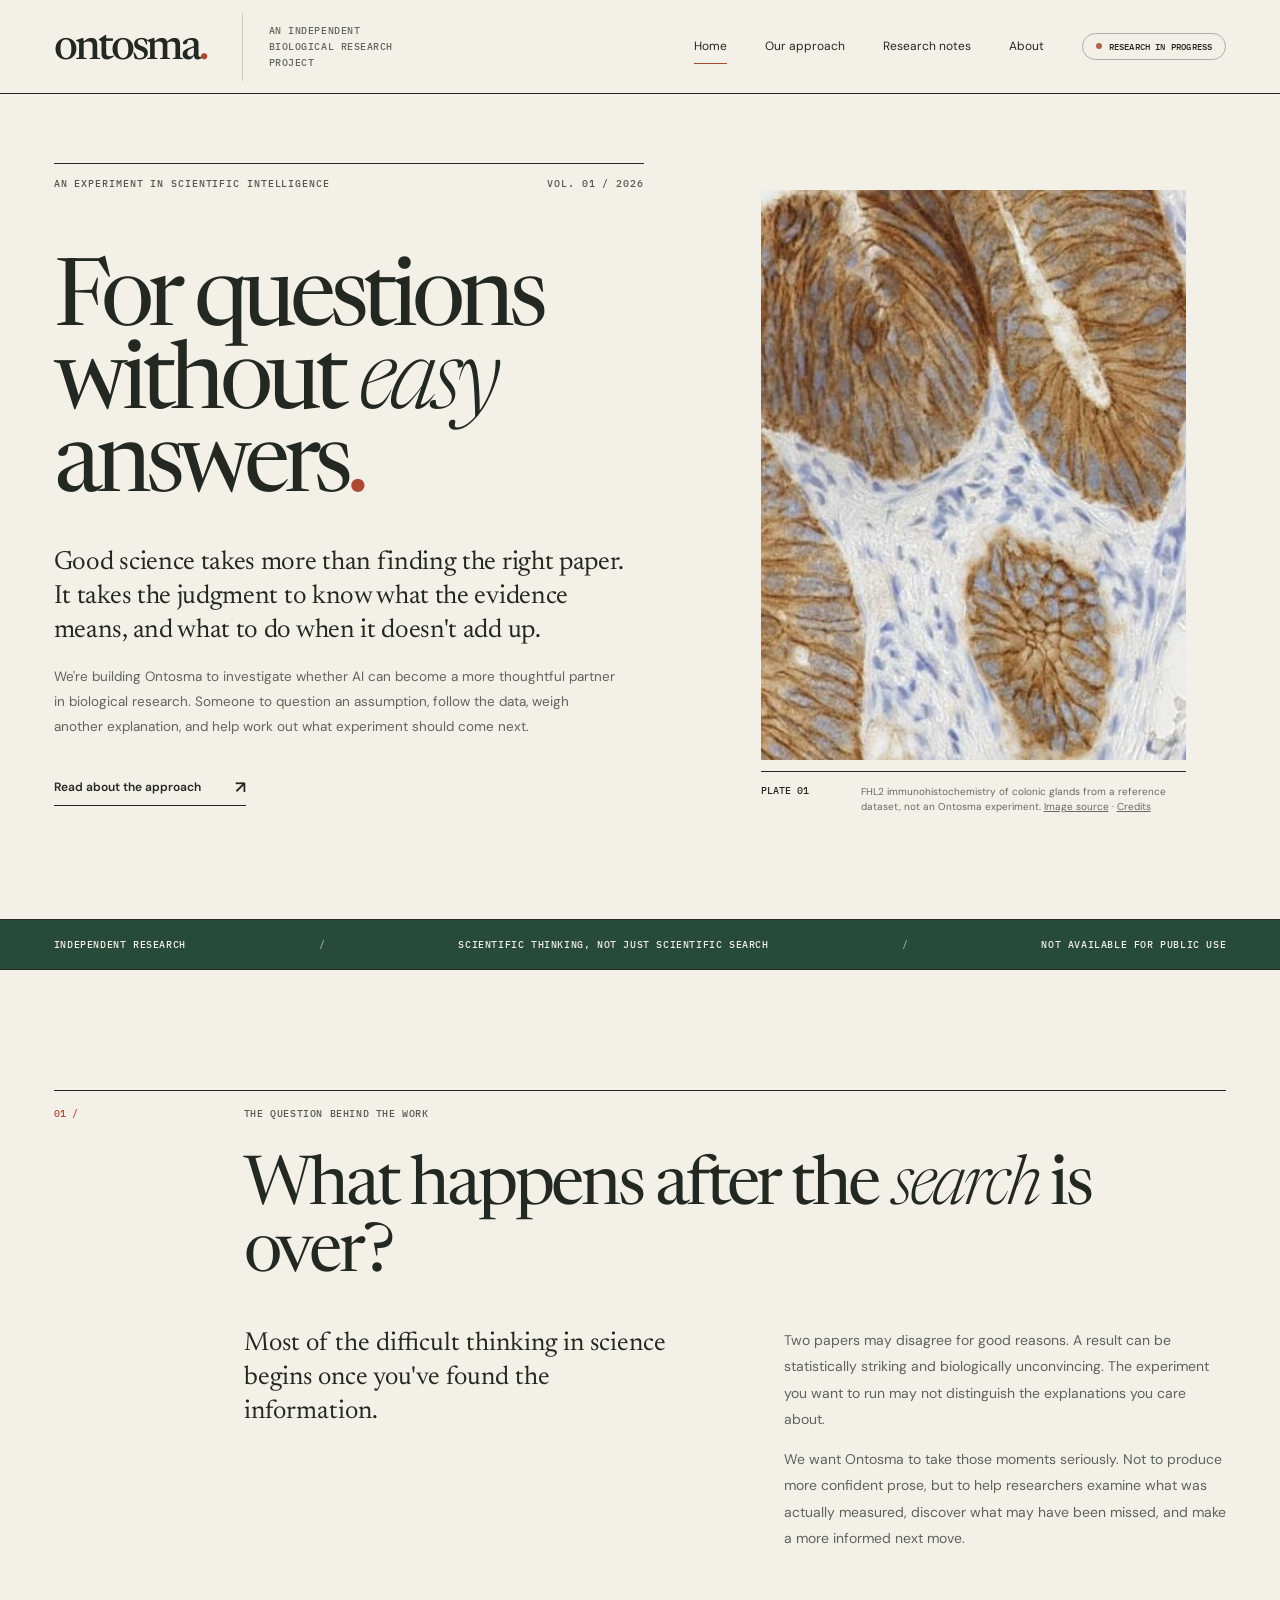
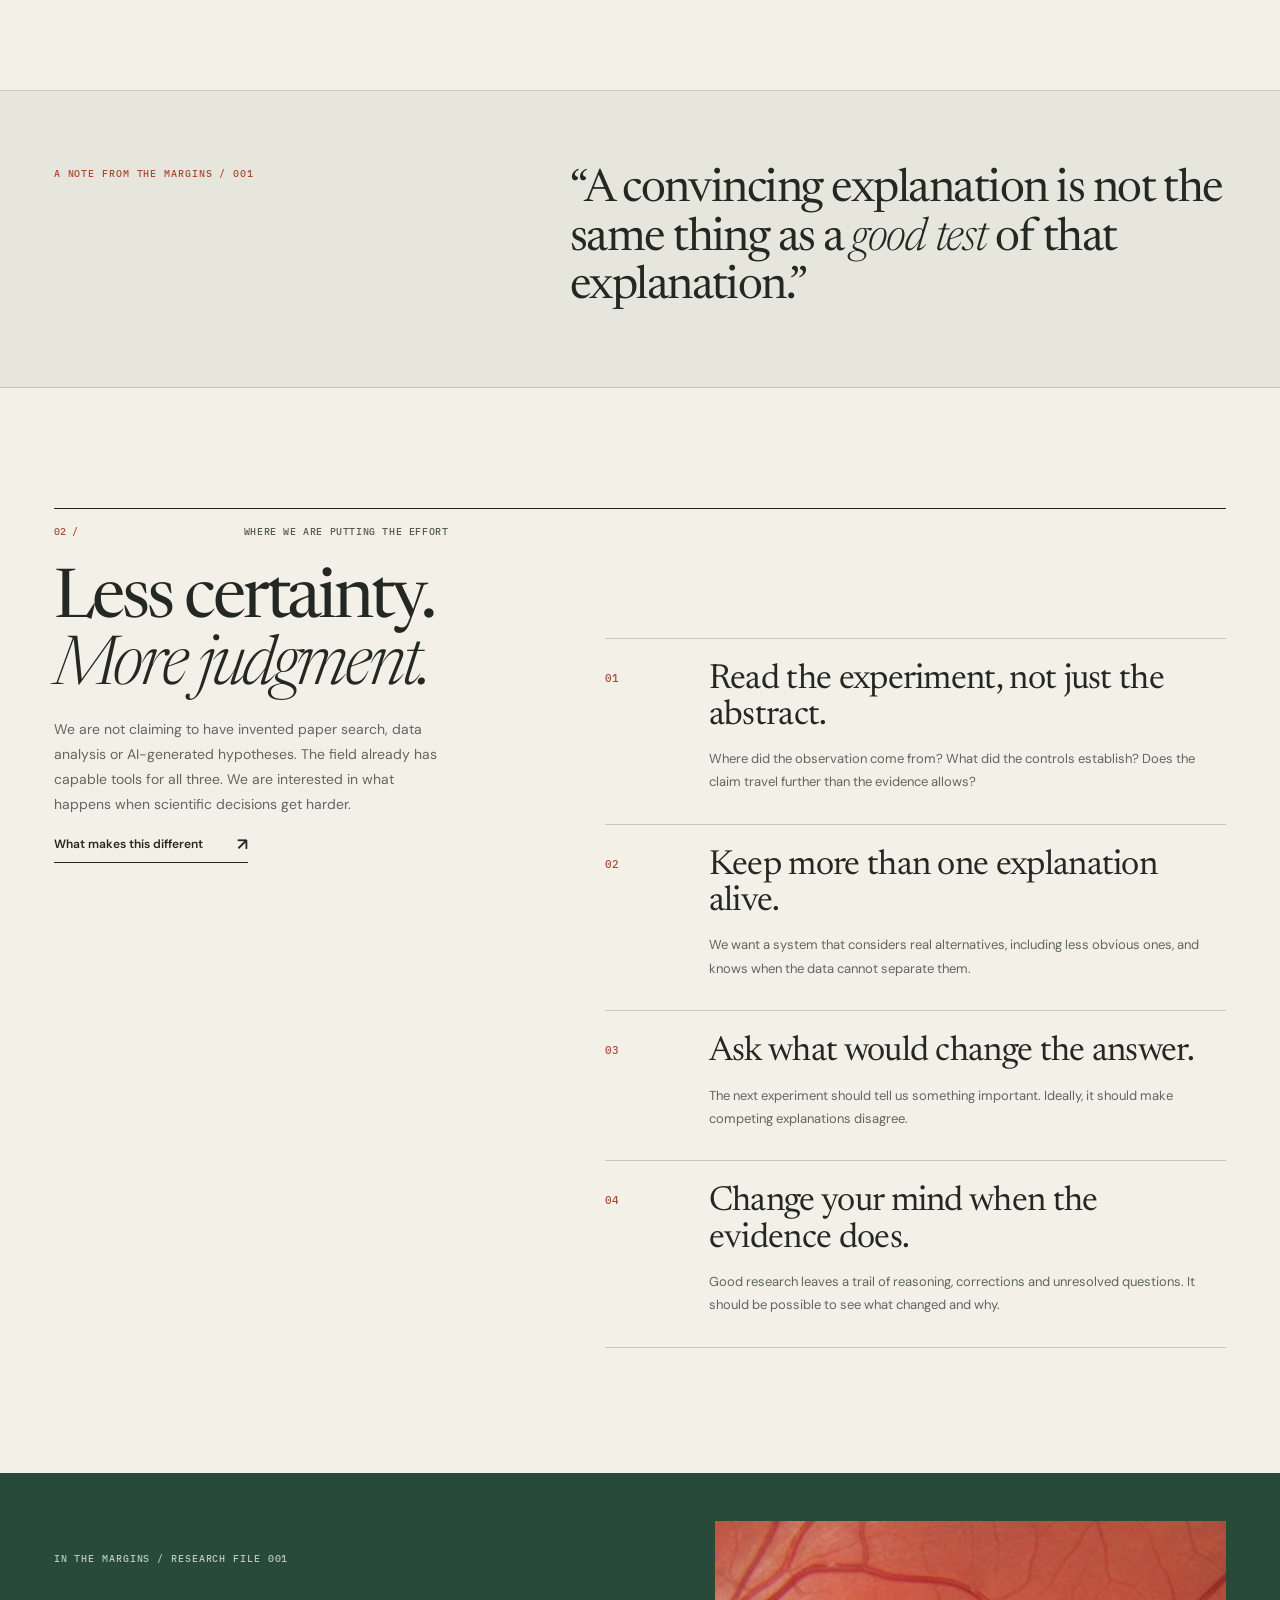
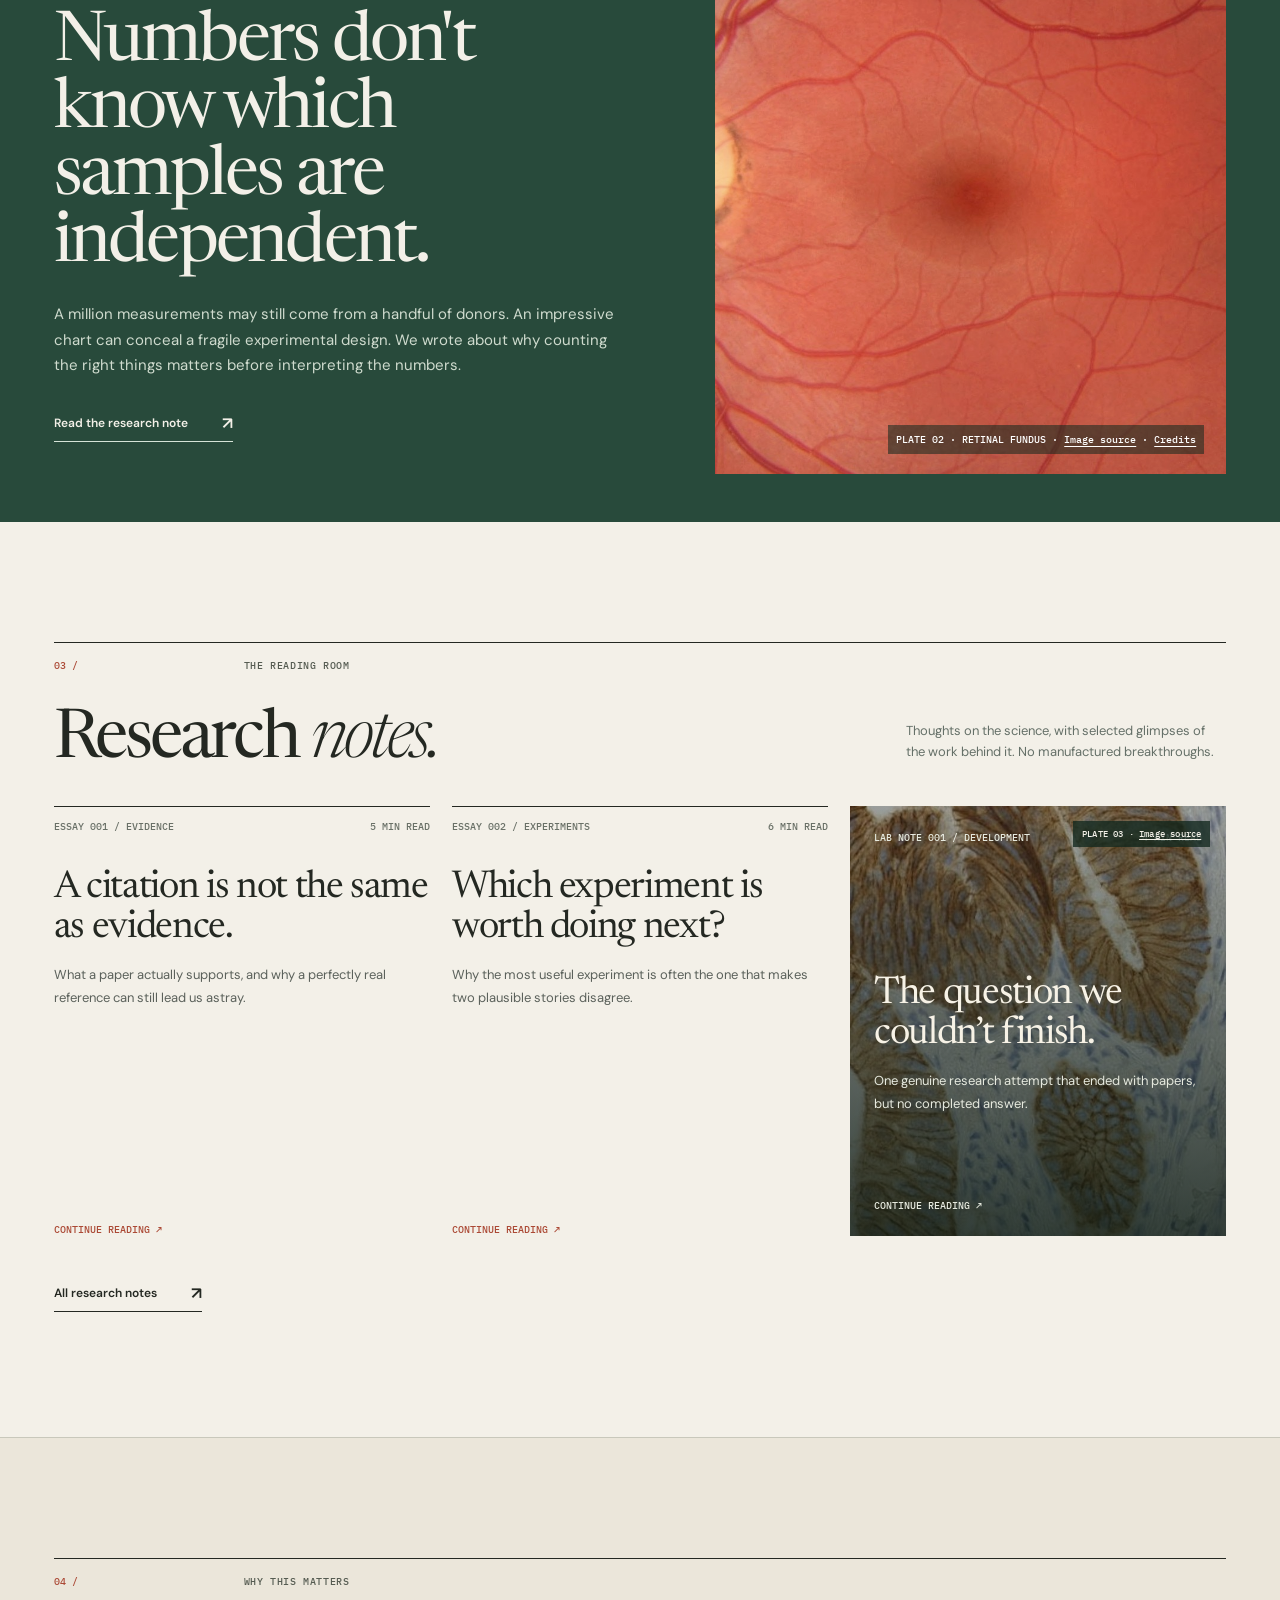
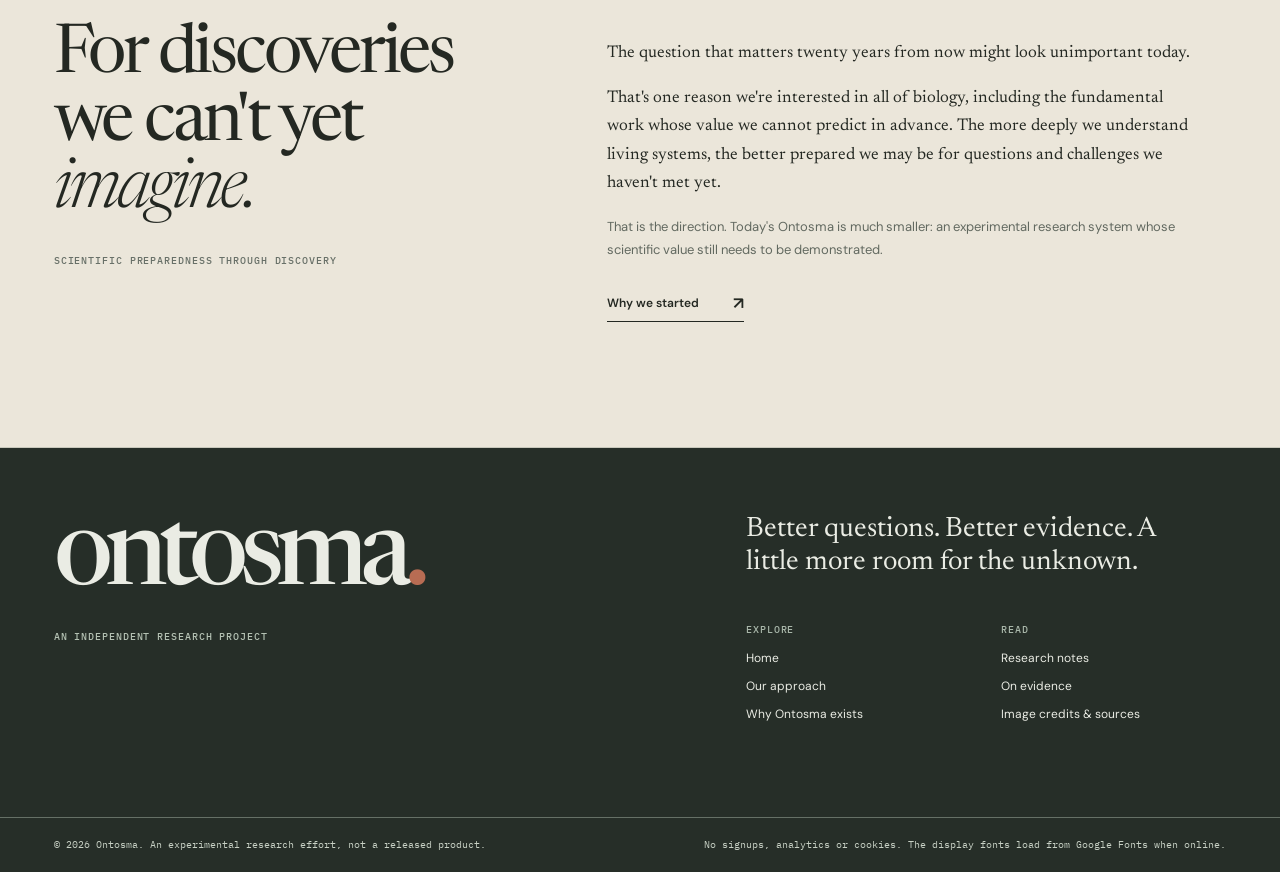
<file: index.html>
<!doctype html><html lang="en"><head><meta charset="utf-8"><meta name="viewport" content="width=device-width, initial-scale=1"><meta name="theme-color" content="#f3f0e8"><meta name="description" content="Ontosma is an independent research project exploring better scientific reasoning in biology."><link rel="icon" href="assets/favicon.svg" type="image/svg+xml"><link rel="stylesheet" href="styles.css"><script defer src="script.js"></script><title>Ontosma | Independent biological research</title></head><body><a href="#main" class="skip-link">Skip to content</a><header class="site-header"><div class="container head-content"><a href="index.html" class="logo" aria-label="Ontosma home">ontosma<span class="dot">.</span></a><span class="head-descriptor">An independent biological research project</span><nav class="desktop-nav" aria-label="Main navigation"><a class="active" href="index.html">Home</a><a class="" href="approach.html">Our approach</a><a class="" href="notes/index.html">Research notes</a><a class="" href="about.html">About</a><span class="availability">Research in progress</span></nav><button class="menu-toggle" type="button" aria-controls="mobileNav" aria-expanded="false" data-menu-toggle>Menu +</button></div><nav class="mobile-nav" id="mobileNav" aria-label="Mobile navigation" data-mobile-nav><a class="active" href="index.html">Home</a><a class="" href="approach.html">Our approach</a><a class="" href="notes/index.html">Research notes</a><a class="" href="about.html">About</a></nav></header><main id="main">
<section class="hero container" aria-labelledby="heroTitle"><div class="hero-left"><div class="hero-topline eyebrow"><span>An experiment in scientific intelligence</span><span>Vol. 01 / 2026</span></div><h1 id="heroTitle">For questions<br>without <em>easy</em><br>answers<span class="accent">.</span></h1><p class="hero-intro">Good science takes more than finding the right paper. It takes the judgment to know what the evidence means, and what to do when it doesn't add up.</p><p class="hero-sub">We're building Ontosma to investigate whether AI can become a more thoughtful partner in biological research. Someone to question an assumption, follow the data, weigh another explanation, and help work out what experiment should come next.</p><a class="text-link" href="approach.html">Read about the approach <span class="arrow" aria-hidden="true">↗</span></a></div><figure class="hero-art"><img class="hero-art-image" src="assets/colonic-tissue.jpg" alt="A real microscope image of brown-stained colonic tissue with pale blue cell nuclei" width="512" height="512"><figcaption class="image-caption"><span class="index">PLATE 01</span><span>FHL2 immunohistochemistry of colonic glands from a reference dataset, not an Ontosma experiment. <a href="https://scikit-image.org/docs/stable/api/skimage.data.html#skimage.data.immunohistochemistry" target="_blank" rel="noopener noreferrer">Image source</a> · <a href="sources.html">Credits</a></span></figcaption></figure></section>
<div class="ticker"><div class="container ticker-inner"><span>Independent research</span><span class="slash">/</span><span>Scientific thinking, not just scientific search</span><span class="slash">/</span><span>Not available for public use</span></div></div>
<section class="intro-section section-pad container" aria-labelledby="introTitle"><div class="section-bar"><span class="index">01 /</span><span class="name">The question behind the work</span></div><div class="section-main"><h2 class="section-heading" id="introTitle">What happens after the <em>search</em> is over?</h2><div class="intro-bottom"><p class="big-copy">Most of the difficult thinking in science begins once you've found the information.</p><div><p>Two papers may disagree for good reasons. A result can be statistically striking and biologically unconvincing. The experiment you want to run may not distinguish the explanations you care about.</p><p>We want Ontosma to take those moments seriously. Not to produce more confident prose, but to help researchers examine what was actually measured, discover what may have been missed, and make a more informed next move.</p></div></div></div></section>
<section class="paper-band"><div class="container paper-band-inner"><p class="label">A note from the margins / 001</p><blockquote>“A convincing explanation is not the same thing as a <em>good test</em> of that explanation.”</blockquote></div></section>
<section class="approach section-pad container" aria-labelledby="approachTitle"><div class="section-bar"><span class="index">02 /</span><span class="name">Where we are putting the effort</span></div><div class="approach-grid"><div class="approach-title"><h2 class="section-heading" id="approachTitle">Less certainty.<br><em>More judgment.</em></h2><p>We are not claiming to have invented paper search, data analysis or AI-generated hypotheses. The field already has capable tools for all three. We are interested in what happens when scientific decisions get harder.</p><a class="text-link" href="approach.html">What makes this different <span class="arrow" aria-hidden="true">↗</span></a></div><div class="principles"><div class="principle"><span class="principle-no">01</span><div><h3>Read the experiment, not just the abstract.</h3><p>Where did the observation come from? What did the controls establish? Does the claim travel further than the evidence allows?</p></div></div><div class="principle"><span class="principle-no">02</span><div><h3>Keep more than one explanation alive.</h3><p>We want a system that considers real alternatives, including less obvious ones, and knows when the data cannot separate them.</p></div></div><div class="principle"><span class="principle-no">03</span><div><h3>Ask what would change the answer.</h3><p>The next experiment should tell us something important. Ideally, it should make competing explanations disagree.</p></div></div><div class="principle"><span class="principle-no">04</span><div><h3>Change your mind when the evidence does.</h3><p>Good research leaves a trail of reasoning, corrections and unresolved questions. It should be possible to see what changed and why.</p></div></div></div></div></section>
<section class="fieldnote" aria-labelledby="fieldnoteTitle"><div class="container fieldnote-inner"><div class="fieldnote-copy"><span class="smallcap">In the margins / Research file 001</span><h2 id="fieldnoteTitle">Numbers don't know which samples are independent.</h2><p>A million measurements may still come from a handful of donors. An impressive chart can conceal a fragile experimental design. We wrote about why counting the right things matters before interpreting the numbers.</p><a class="text-link" href="notes/replicates.html">Read the research note <span class="arrow" aria-hidden="true">↗</span></a></div><div class="fieldnote-photo"><img src="assets/retinal-fundus.jpg" width="1411" height="1411" loading="lazy" alt="A genuine retinal photograph with branching blood vessels radiating from the optic disc"><span class="photo-no">PLATE 02 · RETINAL FUNDUS · <a href="https://scikit-image.org/docs/stable/api/skimage.data.html#skimage.data.retina" target="_blank" rel="noopener noreferrer">Image source</a> · <a href="sources.html">Credits</a></span></div></div></section>
<section class="notes-section section-pad container" aria-labelledby="notesTitle"><div class="section-bar"><span class="index">03 /</span><span class="name">The reading room</span></div><div class="notes-head"><h2 class="section-heading" id="notesTitle">Research <em>notes.</em></h2><p>Thoughts on the science, with selected glimpses of the work behind it. No manufactured breakthroughs.</p></div><div class="note-grid"><a class="note-card" href="notes/citations.html"><div class="meta"><span>Essay 001 / Evidence</span><span>5 min read</span></div><h3>A citation is not the same as evidence.</h3><p>What a paper actually supports, and why a perfectly real reference can still lead us astray.</p><span class="note-bottom">Continue reading ↗</span></a><a class="note-card" href="notes/experiments.html"><div class="meta"><span>Essay 002 / Experiments</span><span>6 min read</span></div><h3>Which experiment is worth doing next?</h3><p>Why the most useful experiment is often the one that makes two plausible stories disagree.</p><span class="note-bottom">Continue reading ↗</span></a><div class="note-card note-card--image"><img src="assets/colonic-tissue.jpg" alt="Close crop of stained tissue under a microscope" loading="lazy" width="512" height="512"><div class="card-content"><div class="meta"><span>Lab note 001 / Development</span><span>4 min read</span></div><h3>The question we couldn’t finish.</h3><p>One genuine research attempt that ended with papers, but no completed answer.</p><span class="note-bottom">Continue reading ↗</span></div><a class="full-card-link" href="notes/unfinished-question.html" aria-label="Read The question we couldn't finish"></a><span class="card-photo-credit">PLATE 03 · <a href="https://scikit-image.org/docs/stable/api/skimage.data.html#skimage.data.immunohistochemistry" target="_blank" rel="noopener noreferrer">Image source</a></span></div></div><div style="margin-top:45px"><a class="text-link" href="notes/index.html">All research notes <span class="arrow" aria-hidden="true">↗</span></a></div></section>
<section class="manifesto section-pad" aria-labelledby="manifestoTitle"><div class="container"><div class="section-bar"><span class="index">04 /</span><span class="name">Why this matters</span></div><div class="manifesto-grid"><div><h2 class="section-heading" id="manifestoTitle">For discoveries we can't yet <em>imagine.</em></h2><span class="eyebrow">Scientific preparedness through discovery</span></div><div class="manifesto-copy"><p>The question that matters twenty years from now might look unimportant today.</p><p>That's one reason we're interested in all of biology, including the fundamental work whose value we cannot predict in advance. The more deeply we understand living systems, the better prepared we may be for questions and challenges we haven't met yet.</p><p class="smaller">That is the direction. Today's Ontosma is much smaller: an experimental research system whose scientific value still needs to be demonstrated.</p><a class="text-link" href="about.html">Why we started <span class="arrow" aria-hidden="true">↗</span></a></div></div></div></section>
</main><footer class="footer"><div class="container footer-upper"><div><div class="footer-logo">ontosma<span>.</span></div><p class="smallcap" style="color:#b4c1b3;margin-top:20px">An independent research project</p></div><div><p class="footer-sentence">Better questions. Better evidence. A little more room for the unknown.</p><div class="footer-nav"><div><span class="smallcap" style="color:#a8b6a9">Explore</span><a href="index.html">Home</a><a href="approach.html">Our approach</a><a href="about.html">Why Ontosma exists</a></div><div><span class="smallcap" style="color:#a8b6a9">Read</span><a href="notes/index.html">Research notes</a><a href="notes/citations.html">On evidence</a><a href="sources.html">Image credits &amp; sources</a></div></div></div></div><div class="container footer-bottom"><span>© 2026 Ontosma. An experimental research effort, not a released product.</span><span>No signups, analytics or cookies. The display fonts load from Google Fonts when online.</span></div></footer></body></html>
</file>
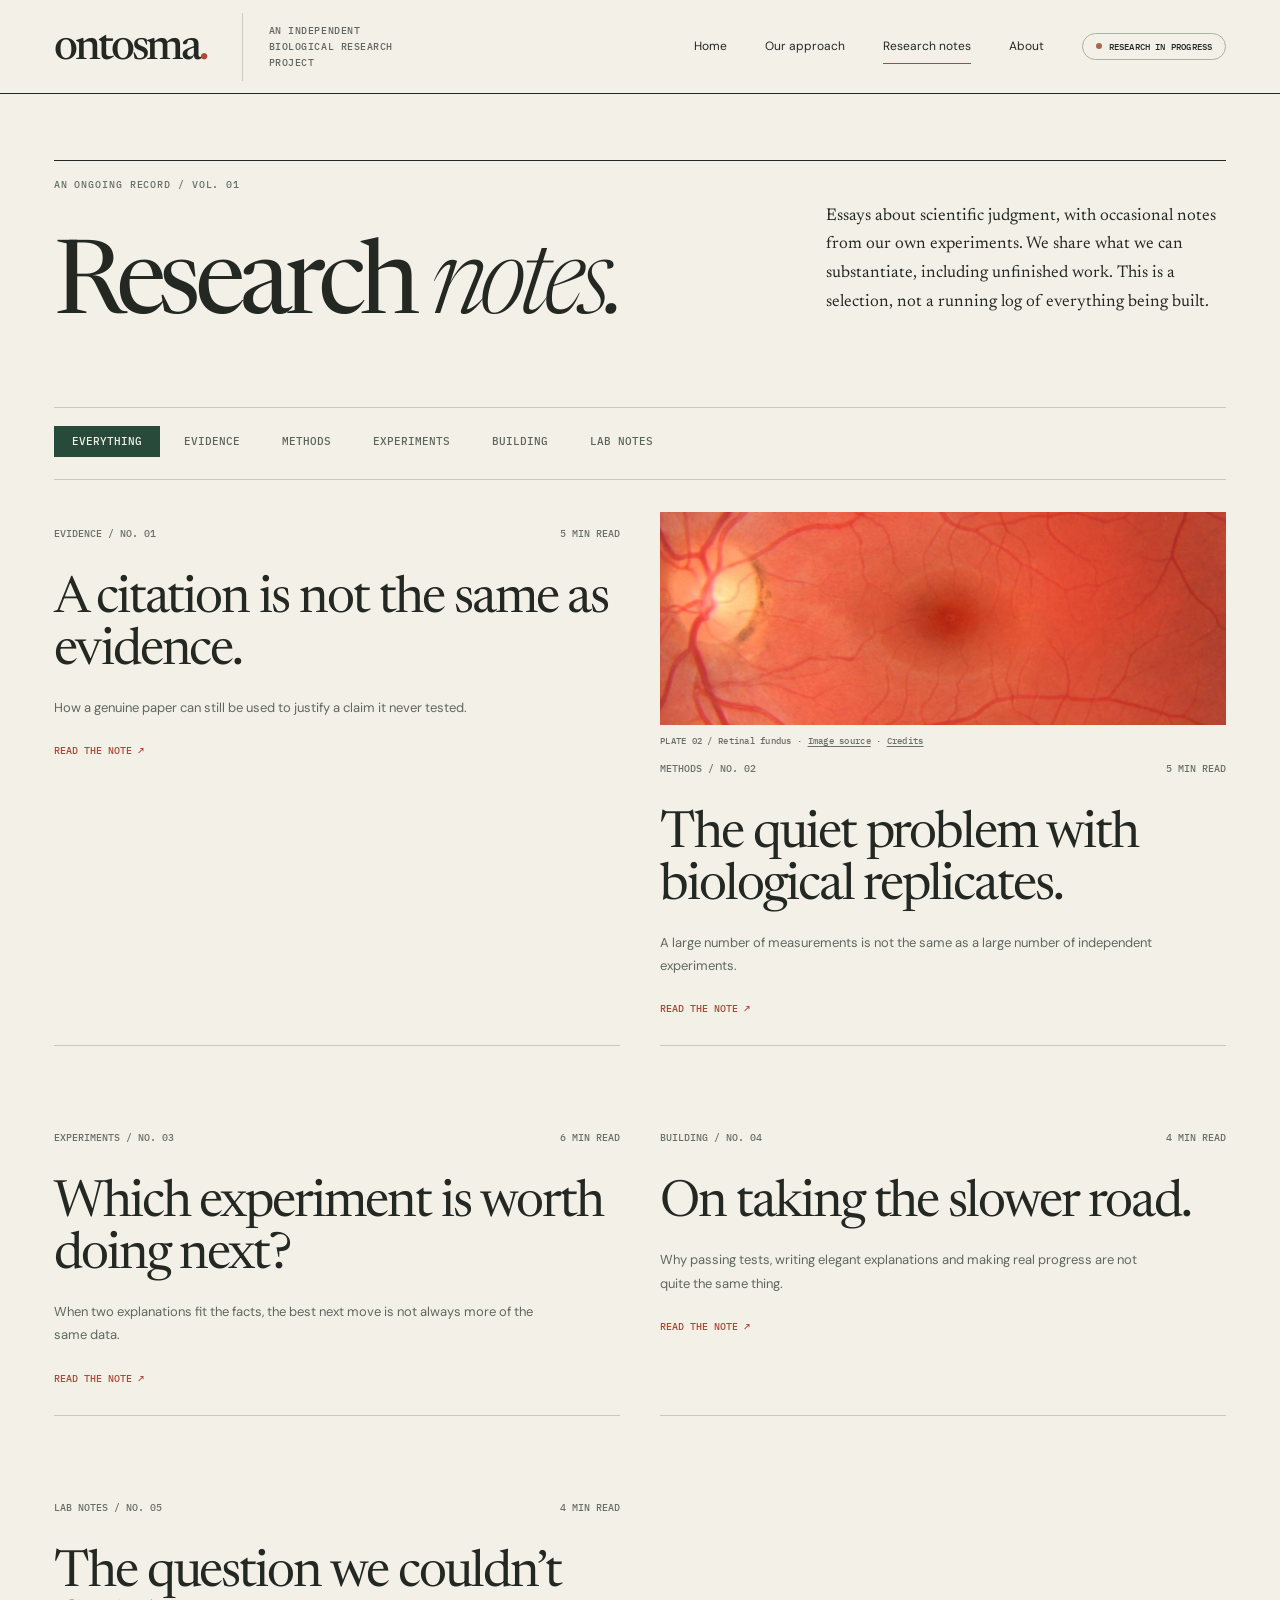
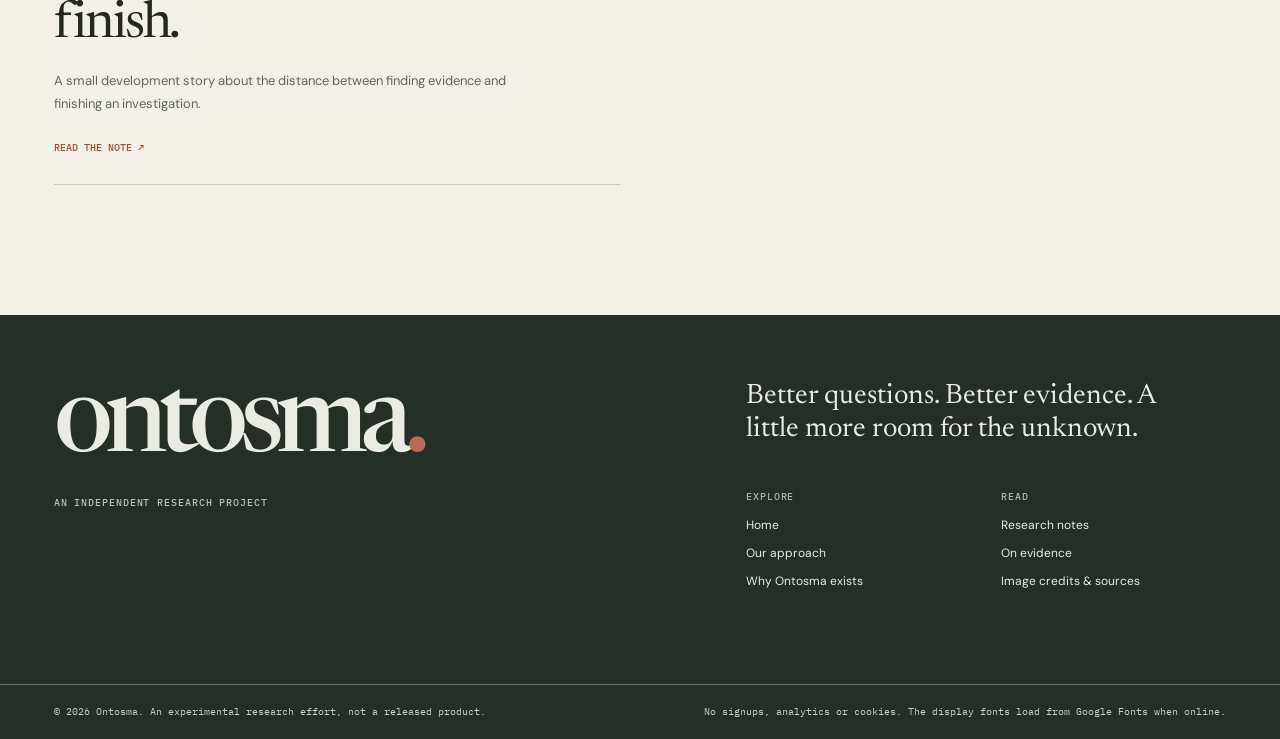
<file: notes/index.html>
<!doctype html><html lang="en"><head><meta charset="utf-8"><meta name="viewport" content="width=device-width, initial-scale=1"><meta name="theme-color" content="#f3f0e8"><meta name="description" content="Ontosma is an independent research project exploring better scientific reasoning in biology."><link rel="icon" href="../assets/favicon.svg" type="image/svg+xml"><link rel="stylesheet" href="../styles.css"><script defer src="../script.js"></script><title>Ontosma | Independent biological research</title></head><body><a href="#main" class="skip-link">Skip to content</a><header class="site-header"><div class="container head-content"><a href="../index.html" class="logo" aria-label="Ontosma home">ontosma<span class="dot">.</span></a><span class="head-descriptor">An independent biological research project</span><nav class="desktop-nav" aria-label="Main navigation"><a class="" href="../index.html">Home</a><a class="" href="../approach.html">Our approach</a><a class="active" href="../notes/index.html">Research notes</a><a class="" href="../about.html">About</a><span class="availability">Research in progress</span></nav><button class="menu-toggle" type="button" aria-controls="mobileNav" aria-expanded="false" data-menu-toggle>Menu +</button></div><nav class="mobile-nav" id="mobileNav" aria-label="Mobile navigation" data-mobile-nav><a class="" href="../index.html">Home</a><a class="" href="../approach.html">Our approach</a><a class="active" href="../notes/index.html">Research notes</a><a class="" href="../about.html">About</a></nav></header><main id="main"><section class="journal-page container"><div class="journal-hero"><div><div class="eyebrow">An ongoing record / Vol. 01</div><h1>Research <em style="font-weight:300">notes.</em></h1></div><p>Essays about scientific judgment, with occasional notes from our own experiments. We share what we can substantiate, including unfinished work. This is a selection, not a running log of everything being built.</p></div><div class="filter-row" role="group" aria-label="Filter research notes"><button class="filter active" data-filter="all" aria-pressed="true">Everything</button><button class="filter" data-filter="evidence" aria-pressed="false">Evidence</button><button class="filter" data-filter="methods" aria-pressed="false">Methods</button><button class="filter" data-filter="experiments" aria-pressed="false">Experiments</button><button class="filter" data-filter="building" aria-pressed="false">Building</button><button class="filter" data-filter="lab-notes" aria-pressed="false">Lab notes</button></div><div class="journal-list"><a class="journal-entry" href="citations.html" data-category="evidence"><div class="meta"><span>Evidence / No. 01</span><span>5 min read</span></div><h2>A citation is not the same as evidence.</h2><p>How a genuine paper can still be used to justify a claim it never tested.</p><span class="read">Read the note ↗</span></a><div class="journal-entry" data-category="methods"><a class="journal-entry-link" href="replicates.html"><img src="../assets/retinal-fundus-wide.jpg" alt="Photographic detail of the retina showing the optic disc, macula and branching blood vessels" width="1185" height="445" loading="lazy"></a><div class="journal-image-credit">PLATE 02 / Retinal fundus · <a href="https://scikit-image.org/docs/stable/api/skimage.data.html#skimage.data.retina" target="_blank" rel="noopener noreferrer">Image source</a> · <a href="../sources.html">Credits</a></div><a class="journal-entry-link" href="replicates.html"><div class="meta"><span>Methods / No. 02</span><span>5 min read</span></div><h2>The quiet problem with biological replicates.</h2><p>A large number of measurements is not the same as a large number of independent experiments.</p><span class="read">Read the note ↗</span></a></div><a class="journal-entry" href="experiments.html" data-category="experiments"><div class="meta"><span>Experiments / No. 03</span><span>6 min read</span></div><h2>Which experiment is worth doing next?</h2><p>When two explanations fit the facts, the best next move is not always more of the same data.</p><span class="read">Read the note ↗</span></a><a class="journal-entry" href="slow-science.html" data-category="building"><div class="meta"><span>Building / No. 04</span><span>4 min read</span></div><h2>On taking the slower road.</h2><p>Why passing tests, writing elegant explanations and making real progress are not quite the same thing.</p><span class="read">Read the note ↗</span></a><a class="journal-entry" href="unfinished-question.html" data-category="lab-notes"><div class="meta"><span>Lab notes / No. 05</span><span>4 min read</span></div><h2>The question we couldn’t finish.</h2><p>A small development story about the distance between finding evidence and finishing an investigation.</p><span class="read">Read the note ↗</span></a></div></section></main><footer class="footer"><div class="container footer-upper"><div><div class="footer-logo">ontosma<span>.</span></div><p class="smallcap" style="color:#b4c1b3;margin-top:20px">An independent research project</p></div><div><p class="footer-sentence">Better questions. Better evidence. A little more room for the unknown.</p><div class="footer-nav"><div><span class="smallcap" style="color:#a8b6a9">Explore</span><a href="../index.html">Home</a><a href="../approach.html">Our approach</a><a href="../about.html">Why Ontosma exists</a></div><div><span class="smallcap" style="color:#a8b6a9">Read</span><a href="../notes/index.html">Research notes</a><a href="../notes/citations.html">On evidence</a><a href="../sources.html">Image credits &amp; sources</a></div></div></div></div><div class="container footer-bottom"><span>© 2026 Ontosma. An experimental research effort, not a released product.</span><span>No signups, analytics or cookies. The display fonts load from Google Fonts when online.</span></div></footer></body></html>
</file>
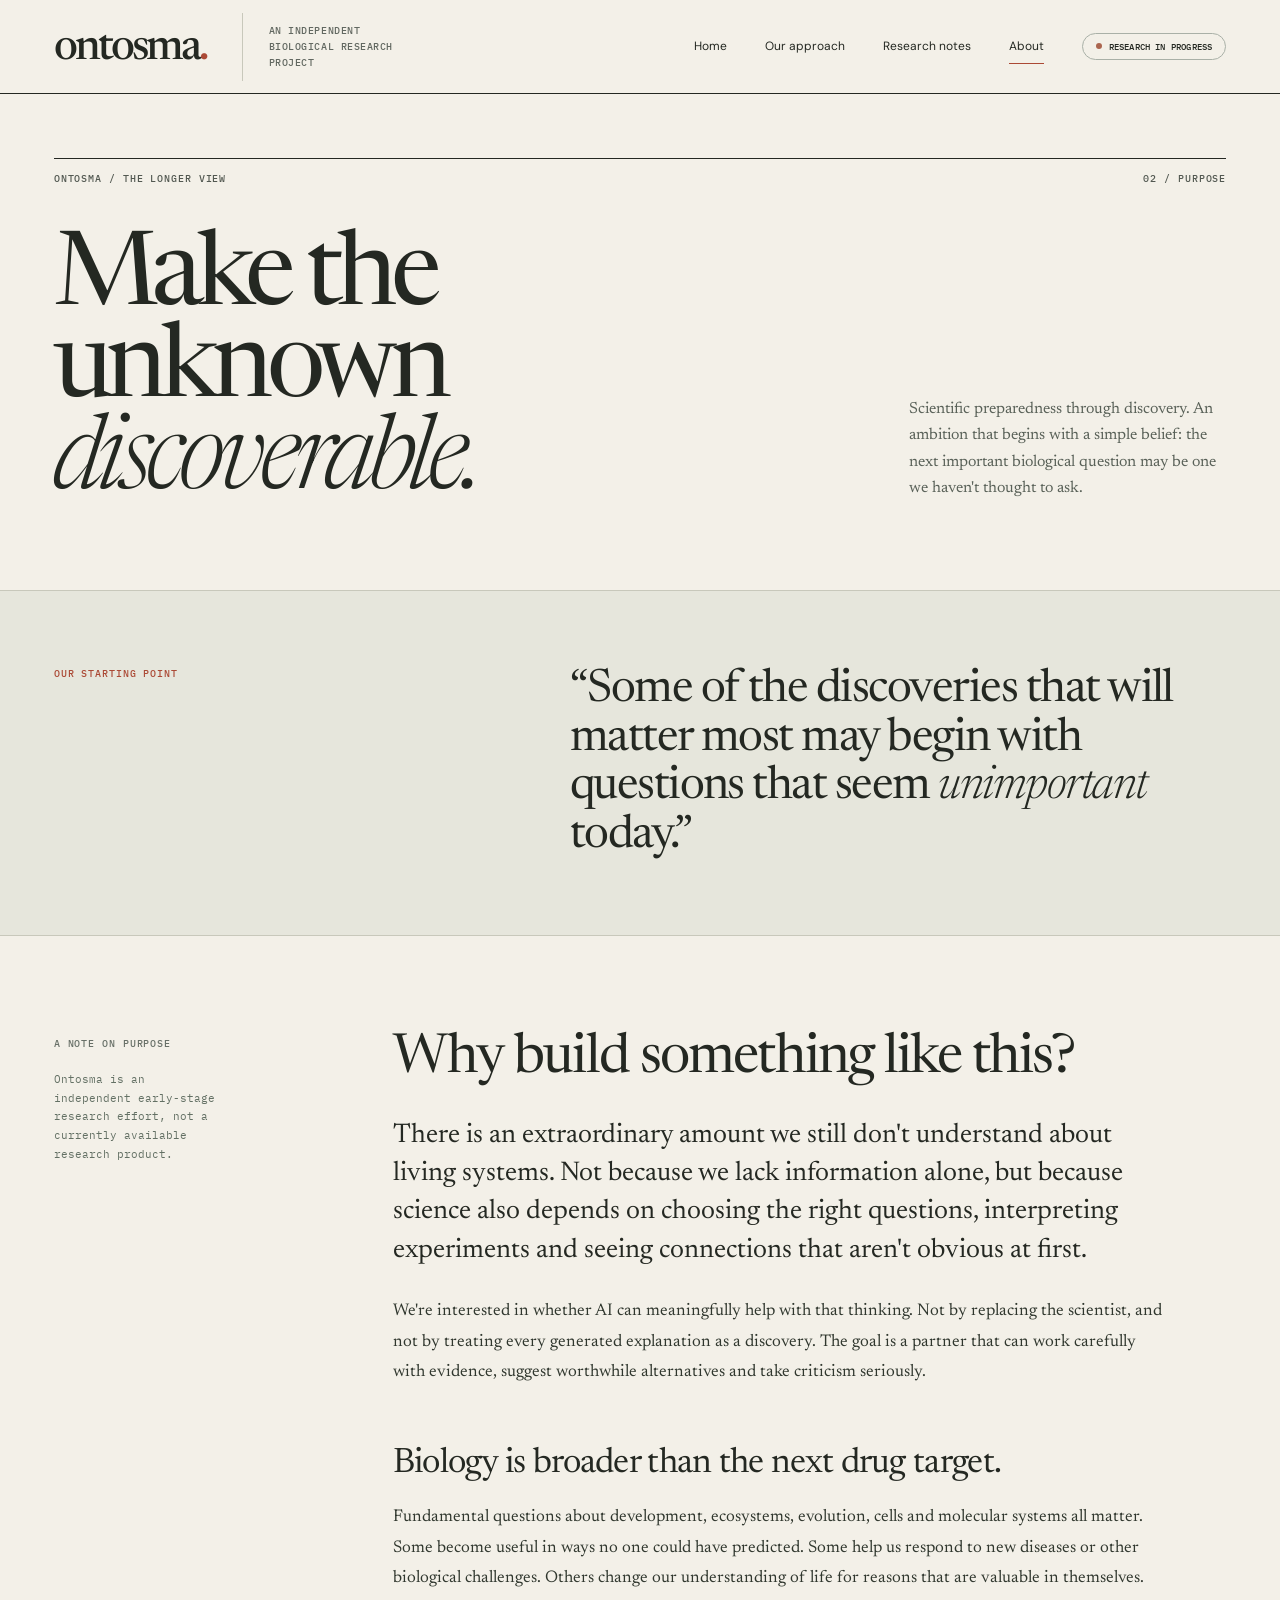
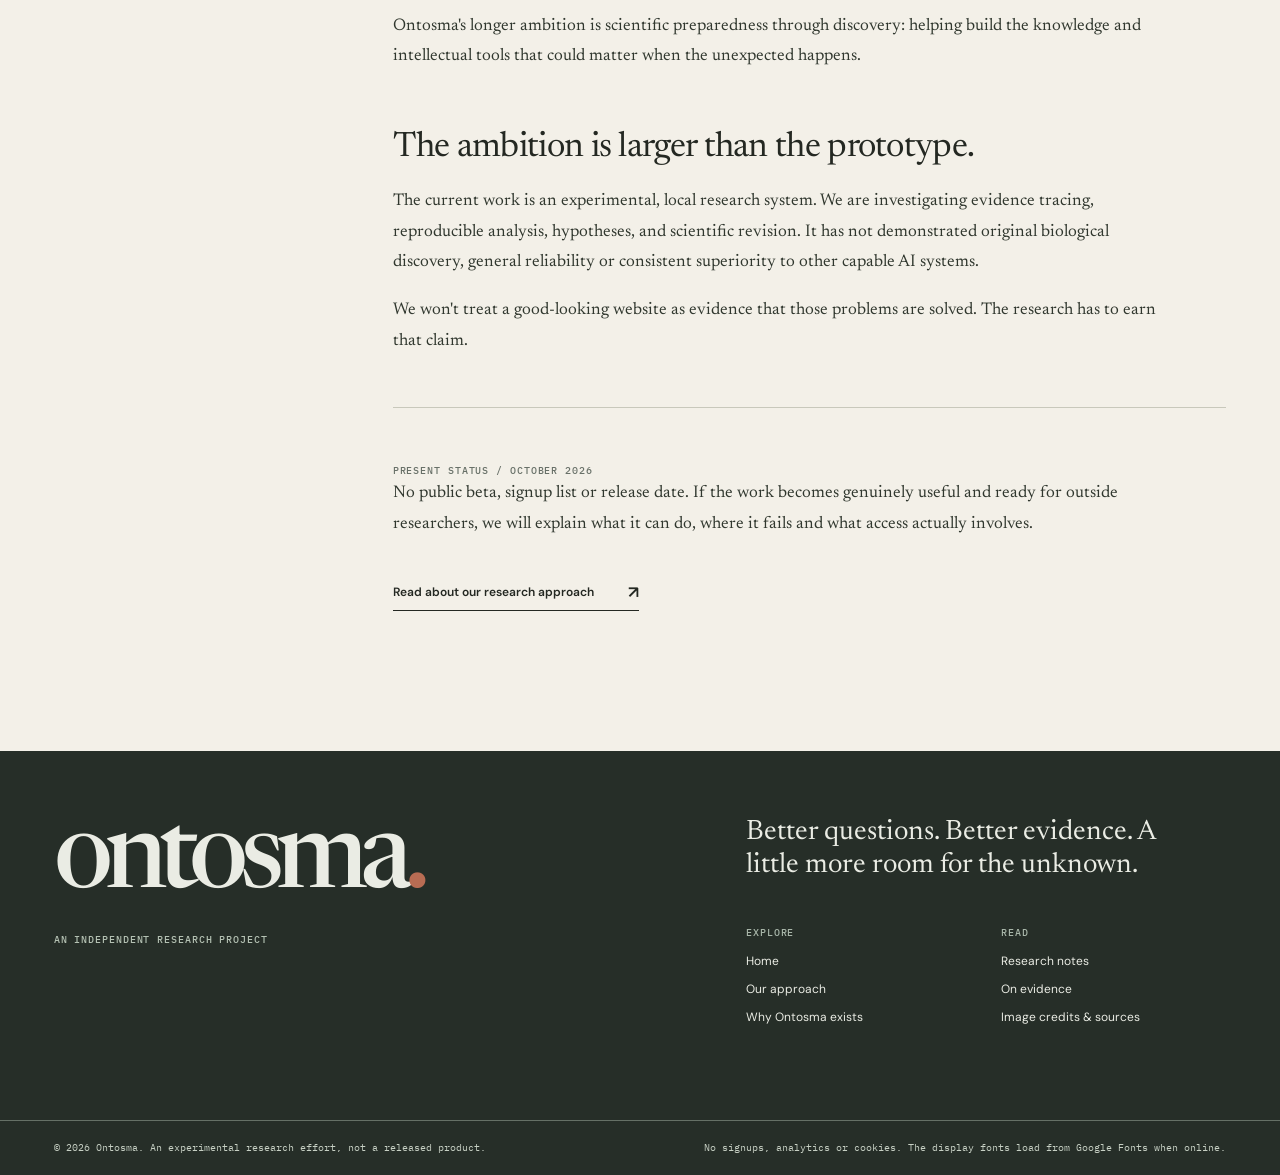
<file: about.html>
<!doctype html><html lang="en"><head><meta charset="utf-8"><meta name="viewport" content="width=device-width, initial-scale=1"><meta name="theme-color" content="#f3f0e8"><meta name="description" content="Ontosma is an independent research project exploring better scientific reasoning in biology."><link rel="icon" href="assets/favicon.svg" type="image/svg+xml"><link rel="stylesheet" href="styles.css"><script defer src="script.js"></script><title>Ontosma | Independent biological research</title></head><body><a href="#main" class="skip-link">Skip to content</a><header class="site-header"><div class="container head-content"><a href="index.html" class="logo" aria-label="Ontosma home">ontosma<span class="dot">.</span></a><span class="head-descriptor">An independent biological research project</span><nav class="desktop-nav" aria-label="Main navigation"><a class="" href="index.html">Home</a><a class="" href="approach.html">Our approach</a><a class="" href="notes/index.html">Research notes</a><a class="active" href="about.html">About</a><span class="availability">Research in progress</span></nav><button class="menu-toggle" type="button" aria-controls="mobileNav" aria-expanded="false" data-menu-toggle>Menu +</button></div><nav class="mobile-nav" id="mobileNav" aria-label="Mobile navigation" data-mobile-nav><a class="" href="index.html">Home</a><a class="" href="approach.html">Our approach</a><a class="" href="notes/index.html">Research notes</a><a class="active" href="about.html">About</a></nav></header><main id="main"><section class="subpage-intro container"><div class="hero-topline eyebrow"><span>Ontosma / The longer view</span><span>02 / Purpose</span></div><div class="subpage-heading"><h1>Make the unknown<br><em>discoverable.</em></h1><p>Scientific preparedness through discovery. An ambition that begins with a simple belief: the next important biological question may be one we haven't thought to ask.</p></div></section><section class="paper-band"><div class="container paper-band-inner"><span class="label">Our starting point</span><blockquote>“Some of the discoveries that will matter most may begin with questions that seem <em>unimportant</em> today.”</blockquote></div></section><section class="container essay-layout"><aside class="essay-side"><span class="eyebrow">A note on purpose</span><p>Ontosma is an independent early-stage research effort, not a currently available research product.</p></aside><div class="essay-body"><h2>Why build something like this?</h2><p class="intro">There is an extraordinary amount we still don't understand about living systems. Not because we lack information alone, but because science also depends on choosing the right questions, interpreting experiments and seeing connections that aren't obvious at first.</p><p>We're interested in whether AI can meaningfully help with that thinking. Not by replacing the scientist, and not by treating every generated explanation as a discovery. The goal is a partner that can work carefully with evidence, suggest worthwhile alternatives and take criticism seriously.</p><h3>Biology is broader than the next drug target.</h3><p>Fundamental questions about development, ecosystems, evolution, cells and molecular systems all matter. Some become useful in ways no one could have predicted. Some help us respond to new diseases or other biological challenges. Others change our understanding of life for reasons that are valuable in themselves.</p><p>Ontosma's longer ambition is scientific preparedness through discovery: helping build the knowledge and intellectual tools that could matter when the unexpected happens.</p><h3>The ambition is larger than the prototype.</h3><p>The current work is an experimental, local research system. We are investigating evidence tracing, reproducible analysis, hypotheses, and scientific revision. It has not demonstrated original biological discovery, general reliability or consistent superiority to other capable AI systems.</p><p>We won't treat a good-looking website as evidence that those problems are solved. The research has to earn that claim.</p><div class="split-rule"></div><span class="eyebrow">Present status / October 2026</span><p>No public beta, signup list or release date. If the work becomes genuinely useful and ready for outside researchers, we will explain what it can do, where it fails and what access actually involves.</p><a class="text-link" href="approach.html">Read about our research approach <span class="arrow" aria-hidden="true">↗</span></a></div></section></main><footer class="footer"><div class="container footer-upper"><div><div class="footer-logo">ontosma<span>.</span></div><p class="smallcap" style="color:#b4c1b3;margin-top:20px">An independent research project</p></div><div><p class="footer-sentence">Better questions. Better evidence. A little more room for the unknown.</p><div class="footer-nav"><div><span class="smallcap" style="color:#a8b6a9">Explore</span><a href="index.html">Home</a><a href="approach.html">Our approach</a><a href="about.html">Why Ontosma exists</a></div><div><span class="smallcap" style="color:#a8b6a9">Read</span><a href="notes/index.html">Research notes</a><a href="notes/citations.html">On evidence</a><a href="sources.html">Image credits &amp; sources</a></div></div></div></div><div class="container footer-bottom"><span>© 2026 Ontosma. An experimental research effort, not a released product.</span><span>No signups, analytics or cookies. The display fonts load from Google Fonts when online.</span></div></footer></body></html>
</file>
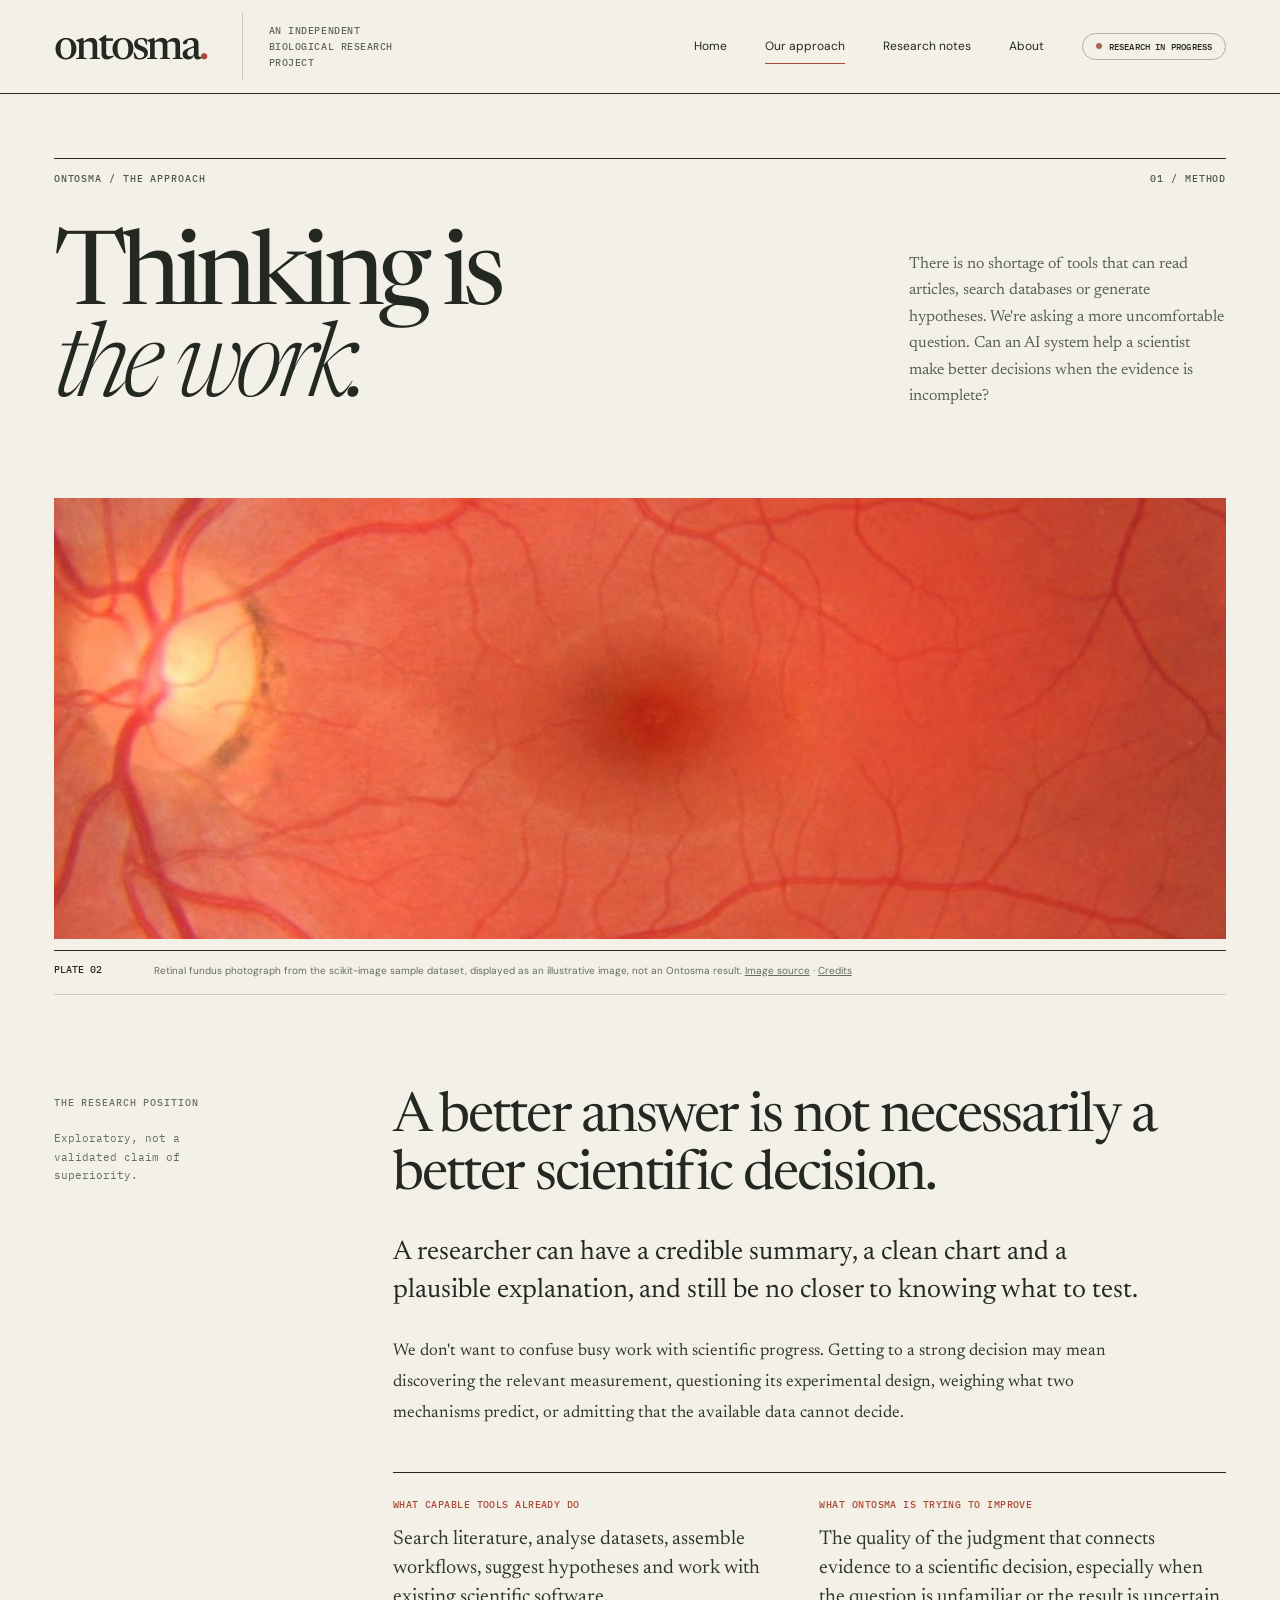
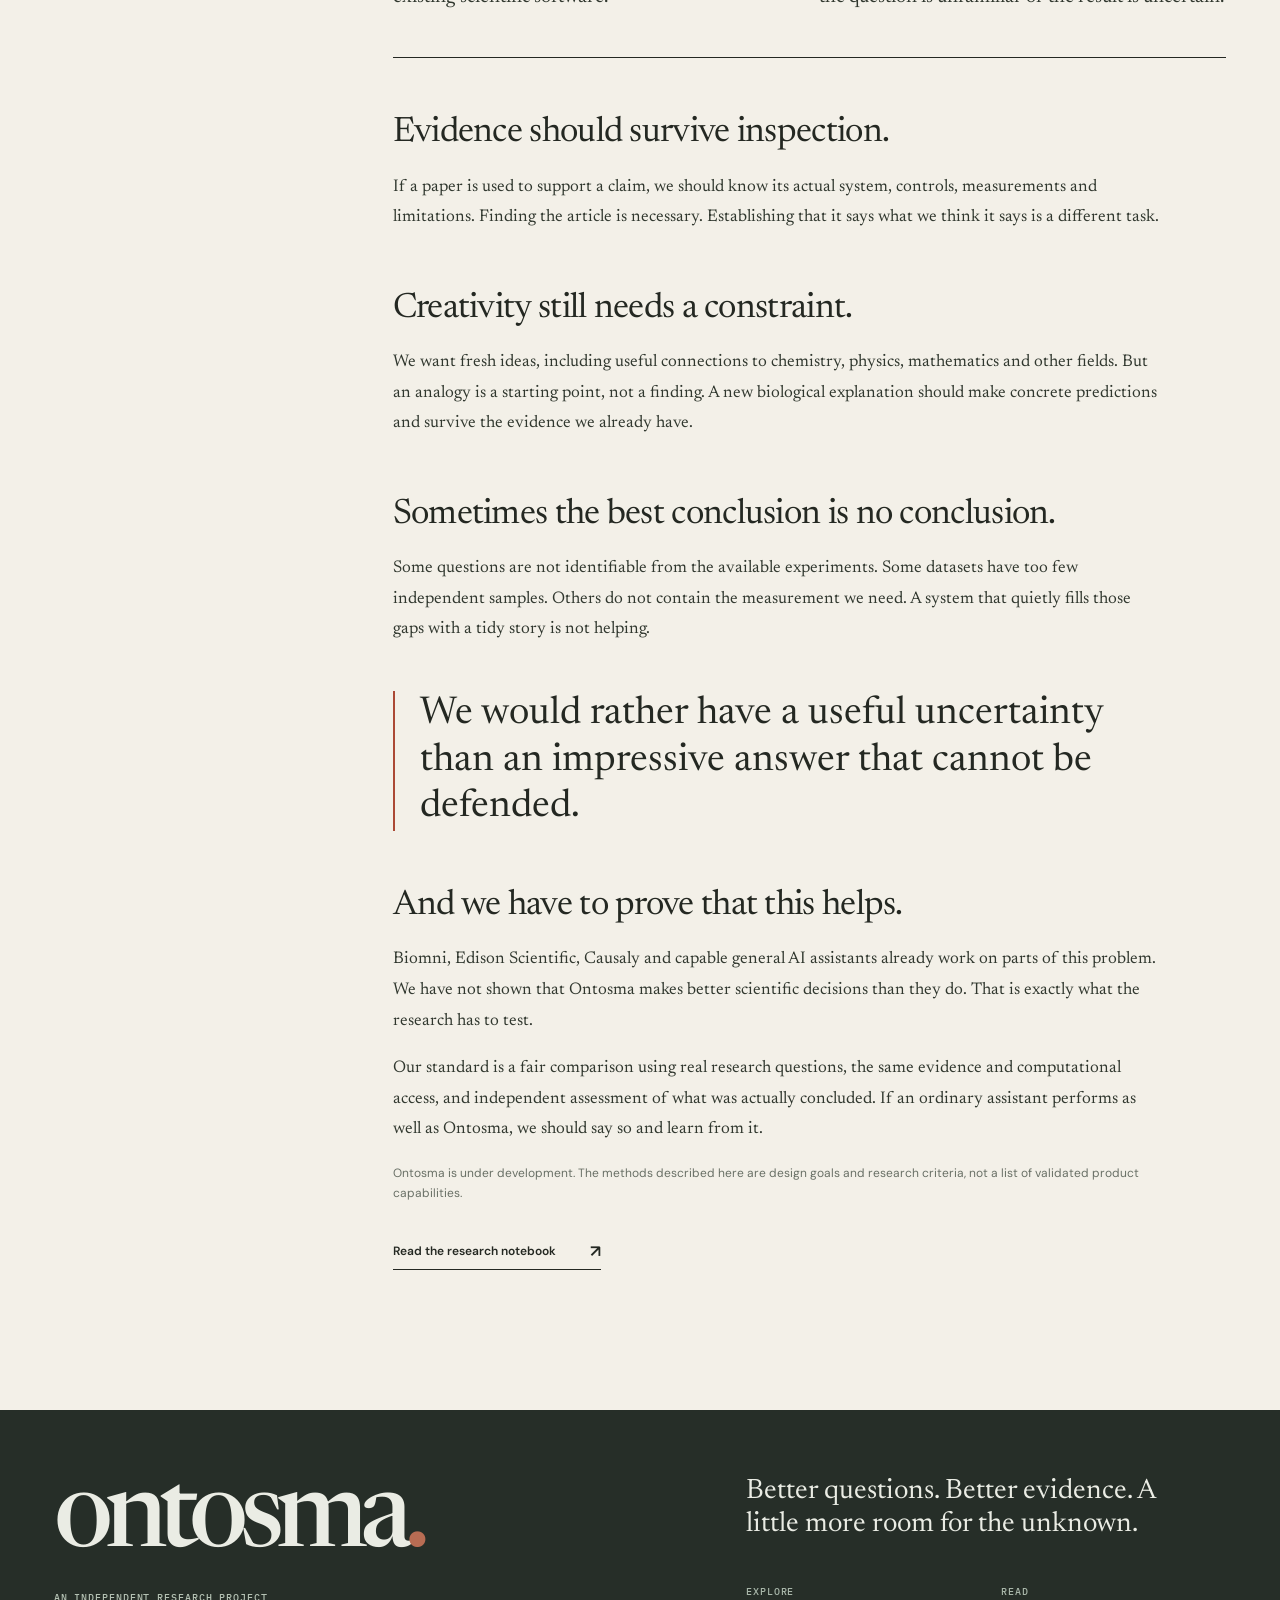
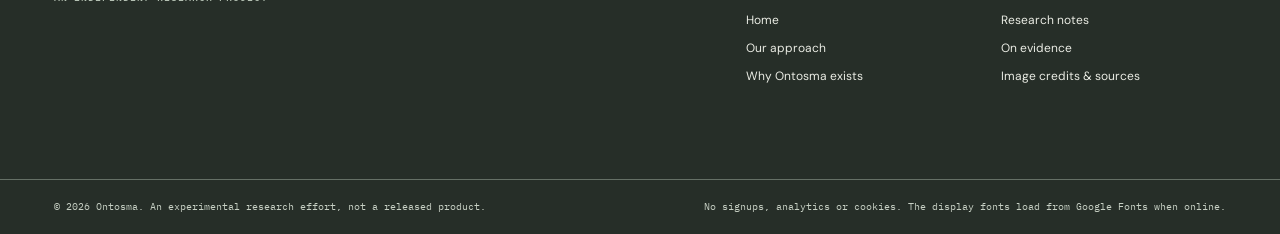
<file: approach.html>
<!doctype html><html lang="en"><head><meta charset="utf-8"><meta name="viewport" content="width=device-width, initial-scale=1"><meta name="theme-color" content="#f3f0e8"><meta name="description" content="Ontosma is an independent research project exploring better scientific reasoning in biology."><link rel="icon" href="assets/favicon.svg" type="image/svg+xml"><link rel="stylesheet" href="styles.css"><script defer src="script.js"></script><title>Ontosma | Independent biological research</title></head><body><a href="#main" class="skip-link">Skip to content</a><header class="site-header"><div class="container head-content"><a href="index.html" class="logo" aria-label="Ontosma home">ontosma<span class="dot">.</span></a><span class="head-descriptor">An independent biological research project</span><nav class="desktop-nav" aria-label="Main navigation"><a class="" href="index.html">Home</a><a class="active" href="approach.html">Our approach</a><a class="" href="notes/index.html">Research notes</a><a class="" href="about.html">About</a><span class="availability">Research in progress</span></nav><button class="menu-toggle" type="button" aria-controls="mobileNav" aria-expanded="false" data-menu-toggle>Menu +</button></div><nav class="mobile-nav" id="mobileNav" aria-label="Mobile navigation" data-mobile-nav><a class="" href="index.html">Home</a><a class="active" href="approach.html">Our approach</a><a class="" href="notes/index.html">Research notes</a><a class="" href="about.html">About</a></nav></header><main id="main"><section class="subpage-intro container"><div class="hero-topline eyebrow"><span>Ontosma / The approach</span><span>01 / Method</span></div><div class="subpage-heading"><h1>Thinking is<br><em>the work.</em></h1><p>There is no shortage of tools that can read articles, search databases or generate hypotheses. We're asking a more uncomfortable question. Can an AI system help a scientist make better decisions when the evidence is incomplete?</p></div></section><div class="container"><img class="subpage-hero-image" src="assets/retinal-fundus-wide.jpg" alt="Wide photographic detail of the retina showing the optic disc, macula and branching blood vessels" width="1185" height="445"><div class="image-caption subpage-image-cap"><span class="index">PLATE 02</span><span>Retinal fundus photograph from the scikit-image sample dataset, displayed as an illustrative image, not an Ontosma result. <a href="https://scikit-image.org/docs/stable/api/skimage.data.html#skimage.data.retina" target="_blank" rel="noopener noreferrer">Image source</a> · <a href="sources.html">Credits</a></span></div></div>
<section class="container essay-layout"><aside class="essay-side"><span class="eyebrow">The research position</span><p>Exploratory, not a validated claim of superiority.</p></aside><div class="essay-body"><h2>A better answer is not necessarily a better scientific decision.</h2><p class="intro">A researcher can have a credible summary, a clean chart and a plausible explanation, and still be no closer to knowing what to test.</p><p>We don't want to confuse busy work with scientific progress. Getting to a strong decision may mean discovering the relevant measurement, questioning its experimental design, weighing what two mechanisms predict, or admitting that the available data cannot decide.</p><div class="comparison"><div><h4>What capable tools already do</h4><p>Search literature, analyse datasets, assemble workflows, suggest hypotheses and work with existing scientific software.</p></div><div><h4>What Ontosma is trying to improve</h4><p>The quality of the judgment that connects evidence to a scientific decision, especially when the question is unfamiliar or the result is uncertain.</p></div></div><h3>Evidence should survive inspection.</h3><p>If a paper is used to support a claim, we should know its actual system, controls, measurements and limitations. Finding the article is necessary. Establishing that it says what we think it says is a different task.</p><h3>Creativity still needs a constraint.</h3><p>We want fresh ideas, including useful connections to chemistry, physics, mathematics and other fields. But an analogy is a starting point, not a finding. A new biological explanation should make concrete predictions and survive the evidence we already have.</p><h3>Sometimes the best conclusion is no conclusion.</h3><p>Some questions are not identifiable from the available experiments. Some datasets have too few independent samples. Others do not contain the measurement we need. A system that quietly fills those gaps with a tidy story is not helping.</p><blockquote>We would rather have a useful uncertainty than an impressive answer that cannot be defended.</blockquote><h3>And we have to prove that this helps.</h3><p>Biomni, Edison Scientific, Causaly and capable general AI assistants already work on parts of this problem. We have not shown that Ontosma makes better scientific decisions than they do. That is exactly what the research has to test.</p><p>Our standard is a fair comparison using real research questions, the same evidence and computational access, and independent assessment of what was actually concluded. If an ordinary assistant performs as well as Ontosma, we should say so and learn from it.</p><p class="fine">Ontosma is under development. The methods described here are design goals and research criteria, not a list of validated product capabilities.</p><a class="text-link" href="notes/index.html">Read the research notebook <span class="arrow" aria-hidden="true">↗</span></a></div></section></main><footer class="footer"><div class="container footer-upper"><div><div class="footer-logo">ontosma<span>.</span></div><p class="smallcap" style="color:#b4c1b3;margin-top:20px">An independent research project</p></div><div><p class="footer-sentence">Better questions. Better evidence. A little more room for the unknown.</p><div class="footer-nav"><div><span class="smallcap" style="color:#a8b6a9">Explore</span><a href="index.html">Home</a><a href="approach.html">Our approach</a><a href="about.html">Why Ontosma exists</a></div><div><span class="smallcap" style="color:#a8b6a9">Read</span><a href="notes/index.html">Research notes</a><a href="notes/citations.html">On evidence</a><a href="sources.html">Image credits &amp; sources</a></div></div></div></div><div class="container footer-bottom"><span>© 2026 Ontosma. An experimental research effort, not a released product.</span><span>No signups, analytics or cookies. The display fonts load from Google Fonts when online.</span></div></footer></body></html>
</file>
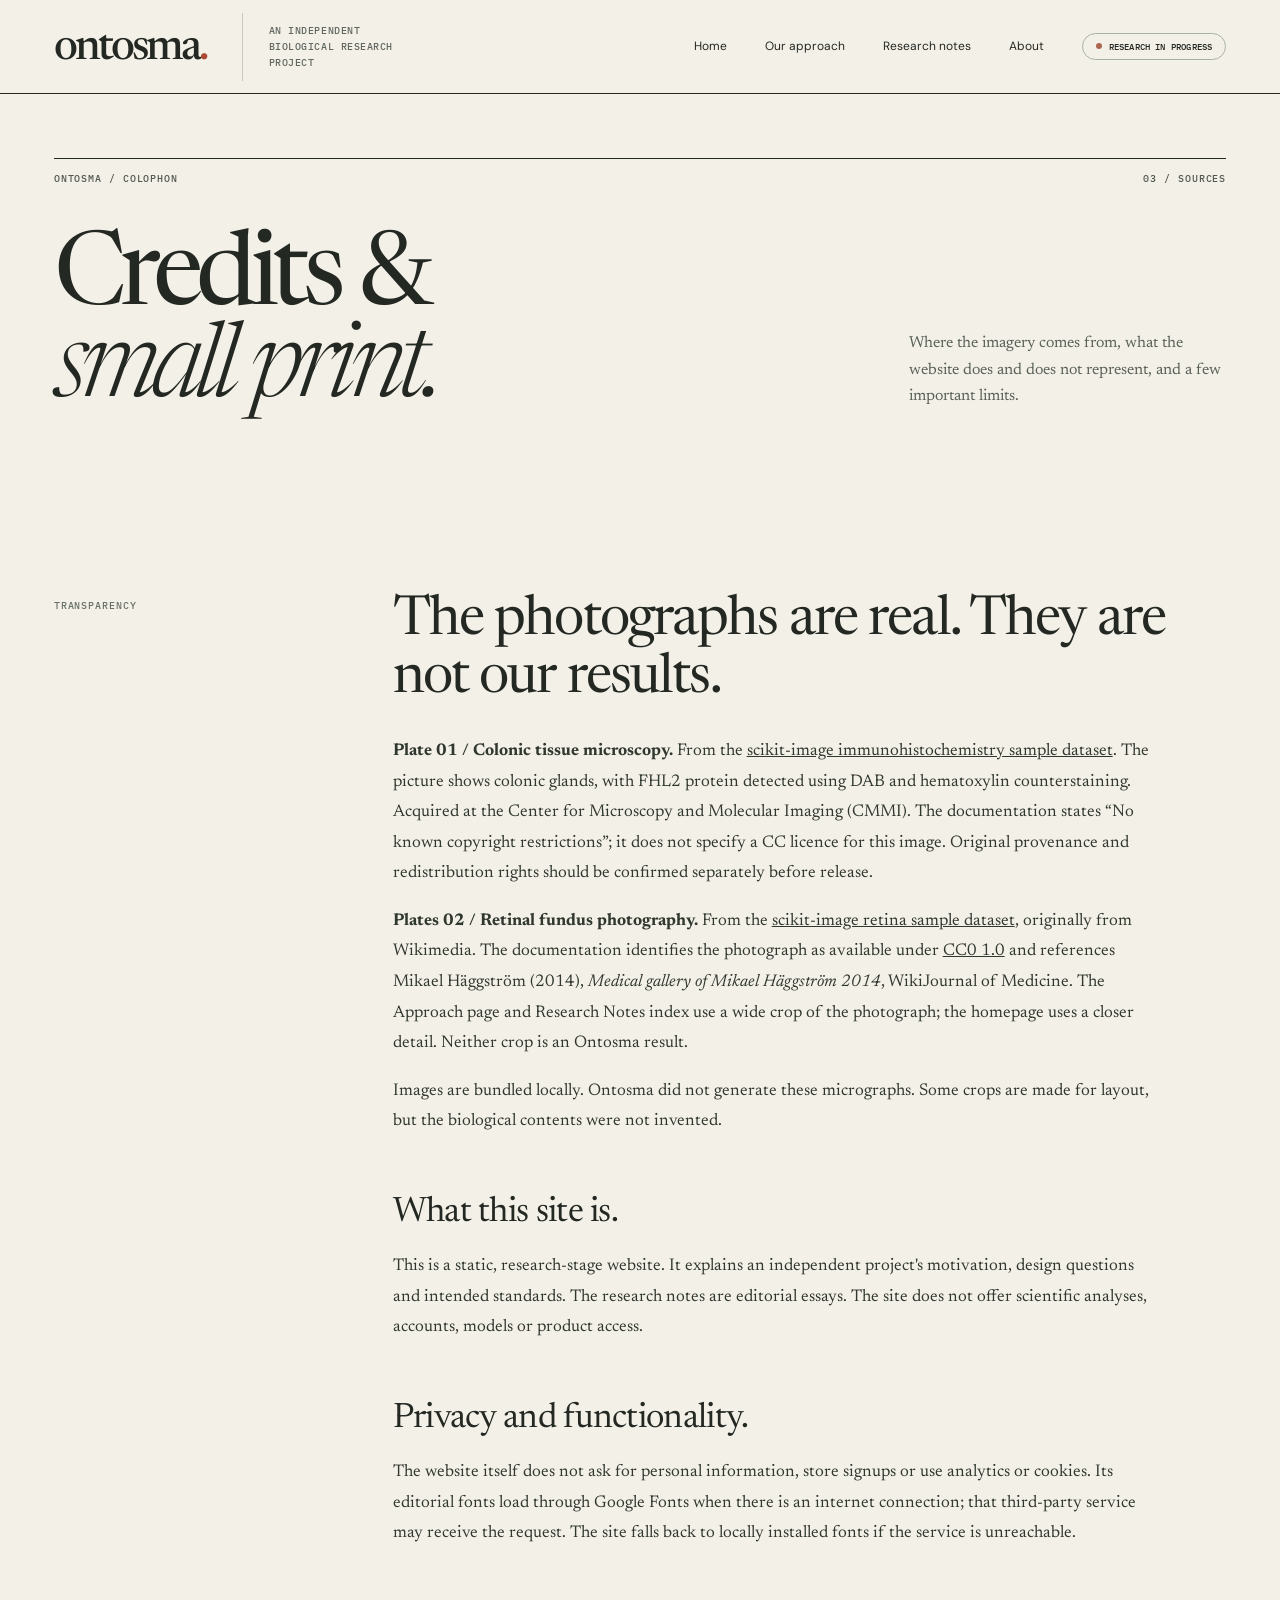
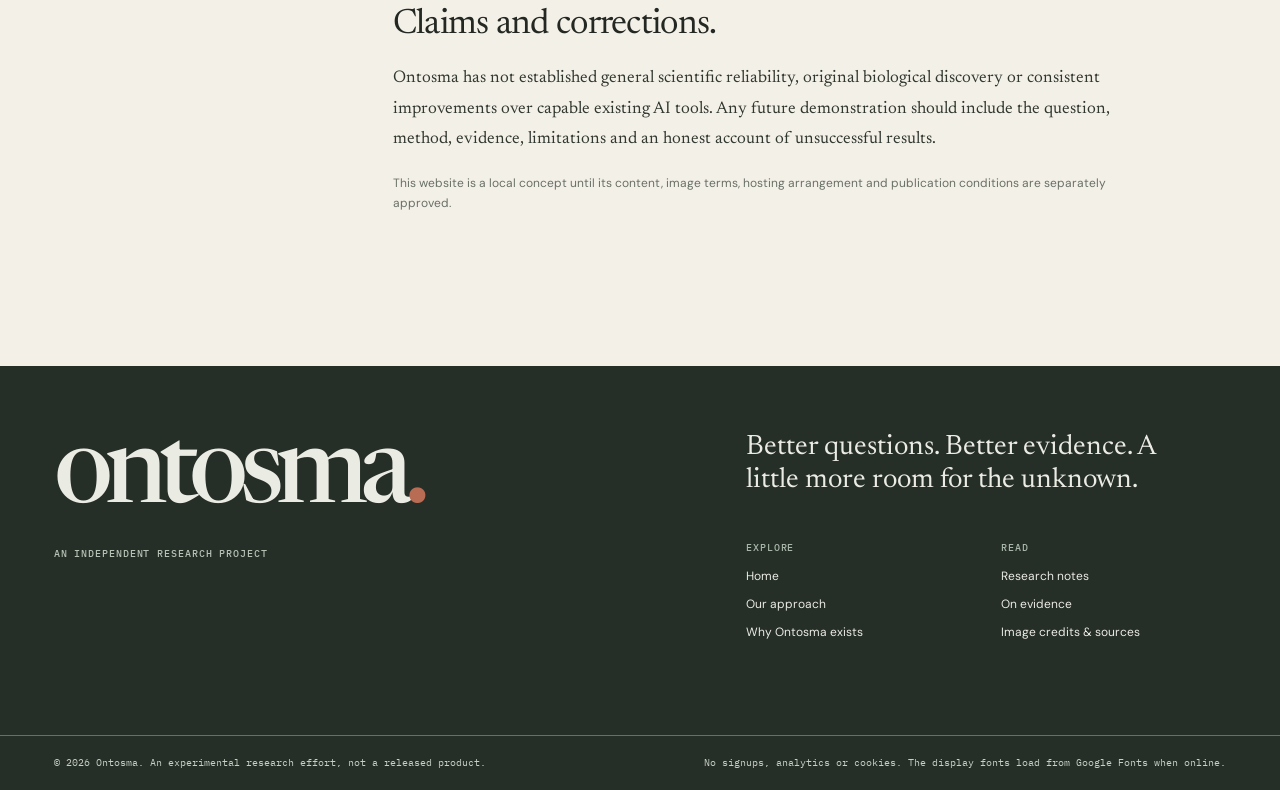
<file: sources.html>
<!doctype html><html lang="en"><head><meta charset="utf-8"><meta name="viewport" content="width=device-width, initial-scale=1"><meta name="theme-color" content="#f3f0e8"><meta name="description" content="Ontosma is an independent research project exploring better scientific reasoning in biology."><link rel="icon" href="assets/favicon.svg" type="image/svg+xml"><link rel="stylesheet" href="styles.css"><script defer src="script.js"></script><title>Ontosma | Independent biological research</title></head><body><a href="#main" class="skip-link">Skip to content</a><header class="site-header"><div class="container head-content"><a href="index.html" class="logo" aria-label="Ontosma home">ontosma<span class="dot">.</span></a><span class="head-descriptor">An independent biological research project</span><nav class="desktop-nav" aria-label="Main navigation"><a class="" href="index.html">Home</a><a class="" href="approach.html">Our approach</a><a class="" href="notes/index.html">Research notes</a><a class="" href="about.html">About</a><span class="availability">Research in progress</span></nav><button class="menu-toggle" type="button" aria-controls="mobileNav" aria-expanded="false" data-menu-toggle>Menu +</button></div><nav class="mobile-nav" id="mobileNav" aria-label="Mobile navigation" data-mobile-nav><a class="" href="index.html">Home</a><a class="" href="approach.html">Our approach</a><a class="" href="notes/index.html">Research notes</a><a class="" href="about.html">About</a></nav></header><main id="main"><section class="subpage-intro container"><div class="hero-topline eyebrow"><span>Ontosma / Colophon</span><span>03 / Sources</span></div><div class="subpage-heading"><h1>Credits &amp;<br><em>small print.</em></h1><p>Where the imagery comes from, what the website does and does not represent, and a few important limits.</p></div></section><section class="container essay-layout"><aside class="essay-side"><span class="eyebrow">Transparency</span></aside><div class="essay-body"><h2>The photographs are real. They are not our results.</h2><p><strong>Plate 01 / Colonic tissue microscopy.</strong> From the <a href="https://scikit-image.org/docs/stable/api/skimage.data.html#skimage.data.immunohistochemistry" target="_blank" rel="noopener noreferrer">scikit-image immunohistochemistry sample dataset</a>. The picture shows colonic glands, with FHL2 protein detected using DAB and hematoxylin counterstaining. Acquired at the Center for Microscopy and Molecular Imaging (CMMI). The documentation states “No known copyright restrictions”; it does not specify a CC licence for this image. Original provenance and redistribution rights should be confirmed separately before release.</p><p><strong>Plates 02 / Retinal fundus photography.</strong> From the <a href="https://scikit-image.org/docs/stable/api/skimage.data.html#skimage.data.retina" target="_blank" rel="noopener noreferrer">scikit-image retina sample dataset</a>, originally from Wikimedia. The documentation identifies the photograph as available under <a href="https://creativecommons.org/publicdomain/zero/1.0/" target="_blank" rel="noopener noreferrer">CC0 1.0</a> and references Mikael Häggström (2014), <em>Medical gallery of Mikael Häggström 2014</em>, WikiJournal of Medicine. The Approach page and Research Notes index use a wide crop of the photograph; the homepage uses a closer detail. Neither crop is an Ontosma result.</p><p>Images are bundled locally. Ontosma did not generate these micrographs. Some crops are made for layout, but the biological contents were not invented.</p><h3>What this site is.</h3><p>This is a static, research-stage website. It explains an independent project's motivation, design questions and intended standards. The research notes are editorial essays. The site does not offer scientific analyses, accounts, models or product access.</p><h3>Privacy and functionality.</h3><p>The website itself does not ask for personal information, store signups or use analytics or cookies. Its editorial fonts load through Google Fonts when there is an internet connection; that third-party service may receive the request. The site falls back to locally installed fonts if the service is unreachable.</p><h3>Claims and corrections.</h3><p>Ontosma has not established general scientific reliability, original biological discovery or consistent improvements over capable existing AI tools. Any future demonstration should include the question, method, evidence, limitations and an honest account of unsuccessful results.</p><p class="fine">This website is a local concept until its content, image terms, hosting arrangement and publication conditions are separately approved.</p></div></section></main><footer class="footer"><div class="container footer-upper"><div><div class="footer-logo">ontosma<span>.</span></div><p class="smallcap" style="color:#b4c1b3;margin-top:20px">An independent research project</p></div><div><p class="footer-sentence">Better questions. Better evidence. A little more room for the unknown.</p><div class="footer-nav"><div><span class="smallcap" style="color:#a8b6a9">Explore</span><a href="index.html">Home</a><a href="approach.html">Our approach</a><a href="about.html">Why Ontosma exists</a></div><div><span class="smallcap" style="color:#a8b6a9">Read</span><a href="notes/index.html">Research notes</a><a href="notes/citations.html">On evidence</a><a href="sources.html">Image credits &amp; sources</a></div></div></div></div><div class="container footer-bottom"><span>© 2026 Ontosma. An experimental research effort, not a released product.</span><span>No signups, analytics or cookies. The display fonts load from Google Fonts when online.</span></div></footer></body></html>
</file>
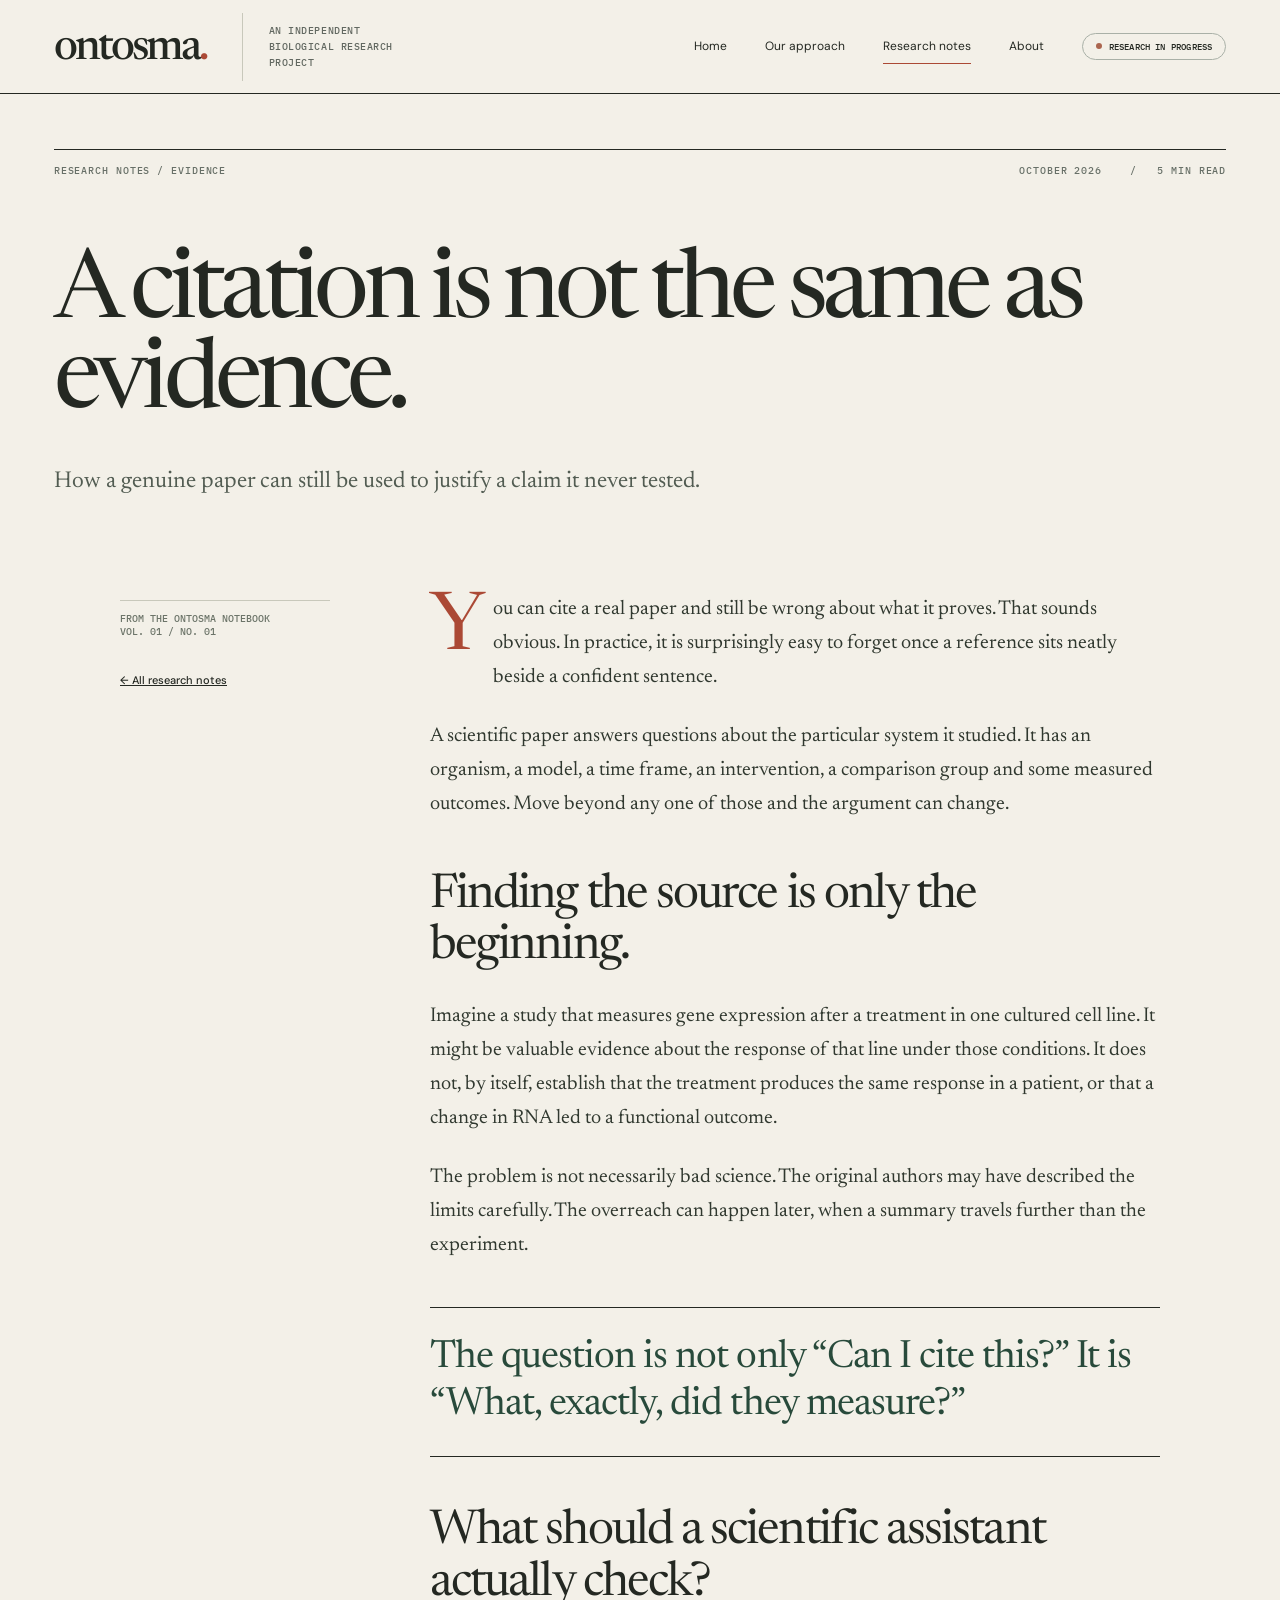
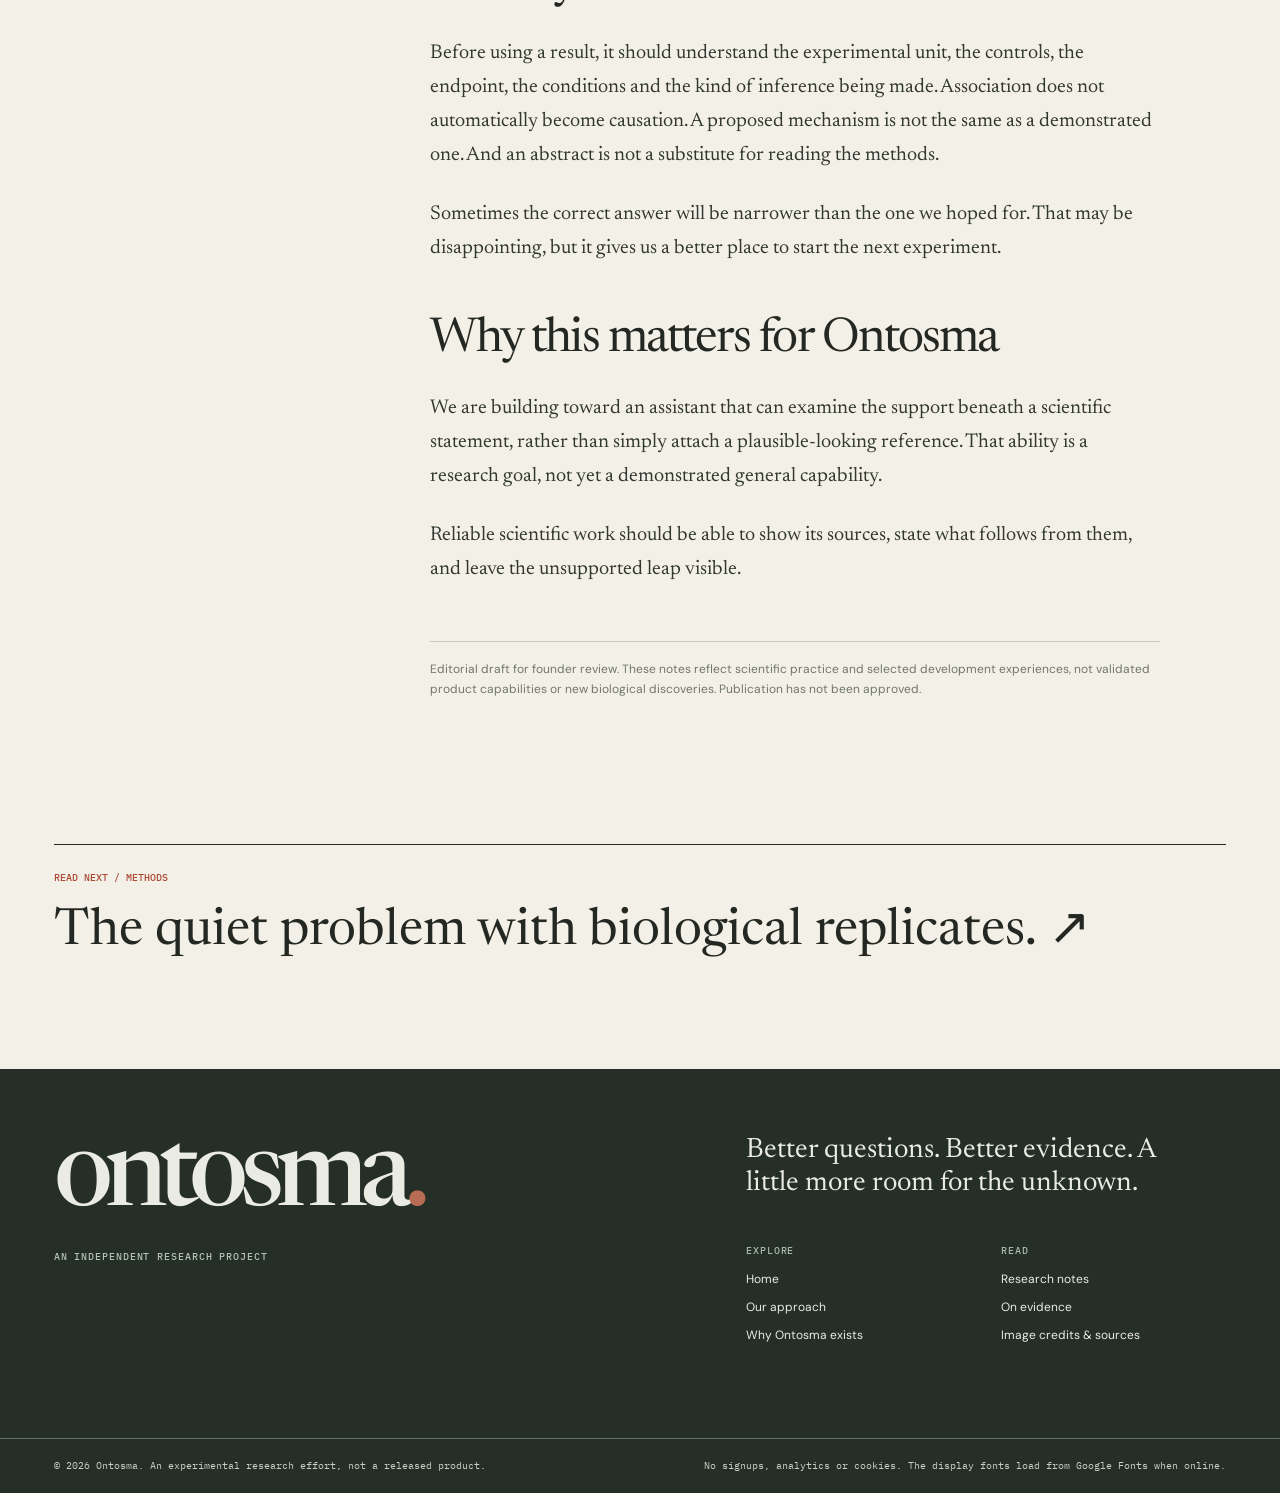
<file: notes/citations.html>
<!doctype html><html lang="en"><head><meta charset="utf-8"><meta name="viewport" content="width=device-width, initial-scale=1"><meta name="theme-color" content="#f3f0e8"><meta name="description" content="Ontosma is an independent research project exploring better scientific reasoning in biology."><link rel="icon" href="../assets/favicon.svg" type="image/svg+xml"><link rel="stylesheet" href="../styles.css"><script defer src="../script.js"></script><title>Ontosma | Independent biological research</title></head><body><a href="#main" class="skip-link">Skip to content</a><header class="site-header"><div class="container head-content"><a href="../index.html" class="logo" aria-label="Ontosma home">ontosma<span class="dot">.</span></a><span class="head-descriptor">An independent biological research project</span><nav class="desktop-nav" aria-label="Main navigation"><a class="" href="../index.html">Home</a><a class="" href="../approach.html">Our approach</a><a class="active" href="../notes/index.html">Research notes</a><a class="" href="../about.html">About</a><span class="availability">Research in progress</span></nav><button class="menu-toggle" type="button" aria-controls="mobileNav" aria-expanded="false" data-menu-toggle>Menu +</button></div><nav class="mobile-nav" id="mobileNav" aria-label="Mobile navigation" data-mobile-nav><a class="" href="../index.html">Home</a><a class="" href="../approach.html">Our approach</a><a class="active" href="../notes/index.html">Research notes</a><a class="" href="../about.html">About</a></nav></header><main id="main"><article><header class="article-head container"><div class="headrule eyebrow"><span>Research notes / Evidence</span><span>October 2026 &nbsp;&nbsp; / &nbsp; 5 min read</span></div><h1>A citation is not the same as evidence.</h1><p class="deck">How a genuine paper can still be used to justify a claim it never tested.</p></header><div class="article-body container"><aside class="article-aside"><div class="aside-line">From the Ontosma notebook<br>Vol. 01 / No. 01</div><a href="index.html">← All research notes</a></aside><div class="prose"><p class="first">You can cite a real paper and still be wrong about what it proves. That sounds obvious. In practice, it is surprisingly easy to forget once a reference sits neatly beside a confident sentence.</p><p class="">A scientific paper answers questions about the particular system it studied. It has an organism, a model, a time frame, an intervention, a comparison group and some measured outcomes. Move beyond any one of those and the argument can change.</p><h2>Finding the source is only the beginning.</h2><p class="">Imagine a study that measures gene expression after a treatment in one cultured cell line. It might be valuable evidence about the response of that line under those conditions. It does not, by itself, establish that the treatment produces the same response in a patient, or that a change in RNA led to a functional outcome.</p><p class="">The problem is not necessarily bad science. The original authors may have described the limits carefully. The overreach can happen later, when a summary travels further than the experiment.</p><blockquote>The question is not only “Can I cite this?” It is “What, exactly, did they measure?”</blockquote><h2>What should a scientific assistant actually check?</h2><p class="">Before using a result, it should understand the experimental unit, the controls, the endpoint, the conditions and the kind of inference being made. Association does not automatically become causation. A proposed mechanism is not the same as a demonstrated one. And an abstract is not a substitute for reading the methods.</p><p class="">Sometimes the correct answer will be narrower than the one we hoped for. That may be disappointing, but it gives us a better place to start the next experiment.</p><h2>Why this matters for Ontosma</h2><p class="">We are building toward an assistant that can examine the support beneath a scientific statement, rather than simply attach a plausible-looking reference. That ability is a research goal, not yet a demonstrated general capability.</p><p class="">Reliable scientific work should be able to show its sources, state what follows from them, and leave the unsupported leap visible.</p><p class="endnote">Editorial draft for founder review. These notes reflect scientific practice and selected development experiences, not validated product capabilities or new biological discoveries. Publication has not been approved.</p></div></div></article><section class="article-bottom container"><a class="next" href="replicates.html"><span>Read next / Methods</span><strong>The quiet problem with biological replicates. ↗</strong></a></section></main><footer class="footer"><div class="container footer-upper"><div><div class="footer-logo">ontosma<span>.</span></div><p class="smallcap" style="color:#b4c1b3;margin-top:20px">An independent research project</p></div><div><p class="footer-sentence">Better questions. Better evidence. A little more room for the unknown.</p><div class="footer-nav"><div><span class="smallcap" style="color:#a8b6a9">Explore</span><a href="../index.html">Home</a><a href="../approach.html">Our approach</a><a href="../about.html">Why Ontosma exists</a></div><div><span class="smallcap" style="color:#a8b6a9">Read</span><a href="../notes/index.html">Research notes</a><a href="../notes/citations.html">On evidence</a><a href="../sources.html">Image credits &amp; sources</a></div></div></div></div><div class="container footer-bottom"><span>© 2026 Ontosma. An experimental research effort, not a released product.</span><span>No signups, analytics or cookies. The display fonts load from Google Fonts when online.</span></div></footer></body></html>
</file>
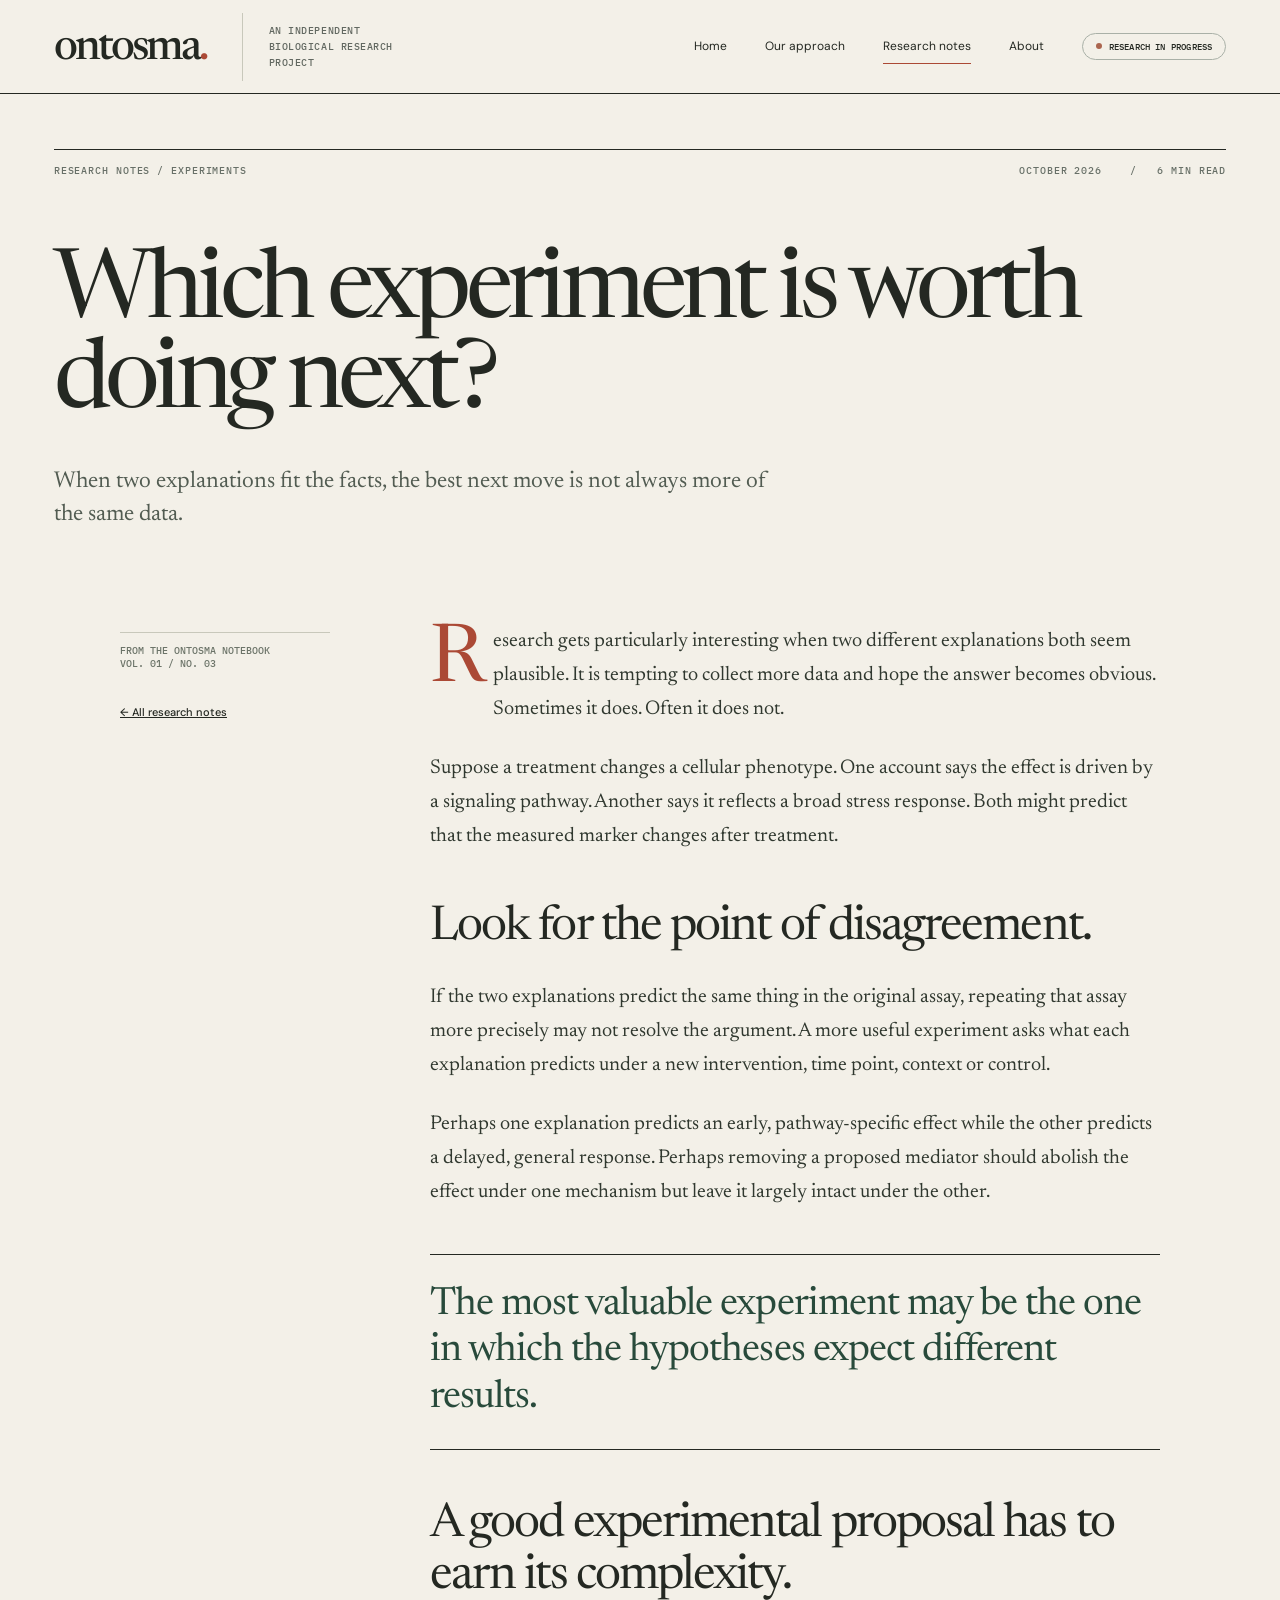
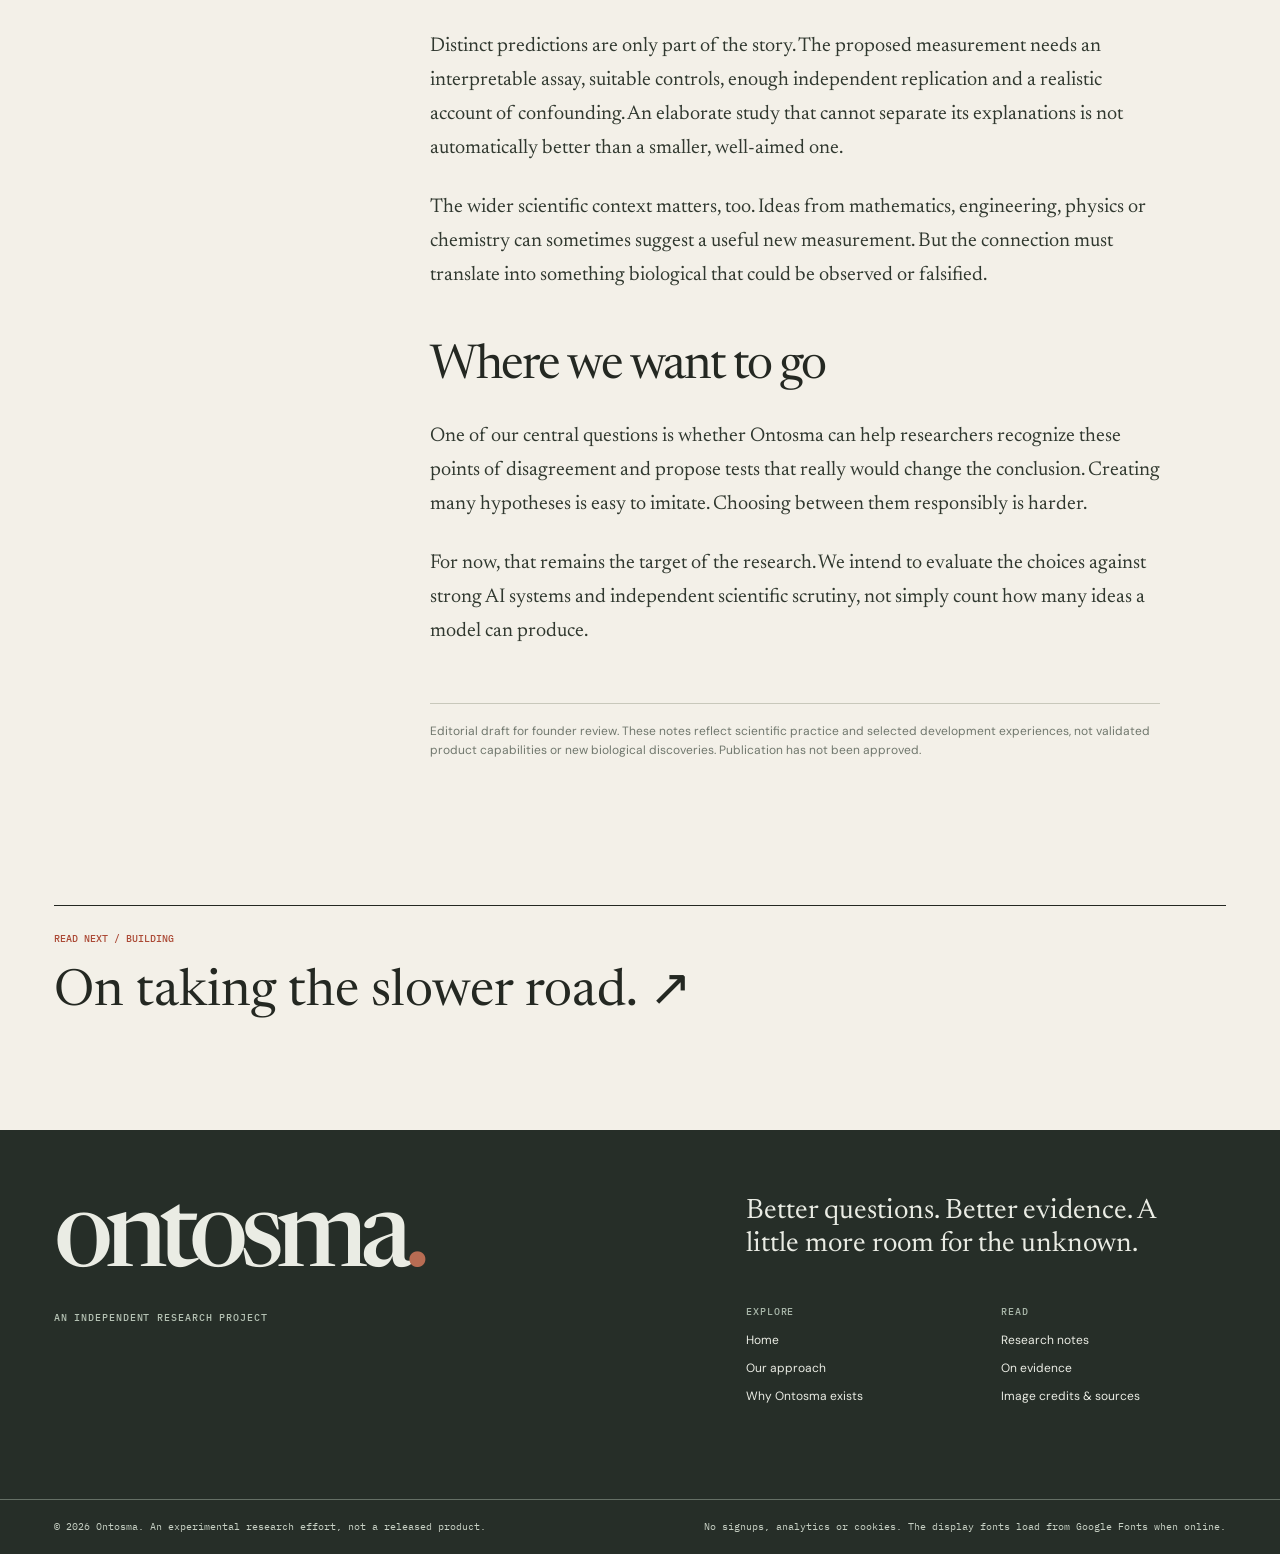
<file: notes/experiments.html>
<!doctype html><html lang="en"><head><meta charset="utf-8"><meta name="viewport" content="width=device-width, initial-scale=1"><meta name="theme-color" content="#f3f0e8"><meta name="description" content="Ontosma is an independent research project exploring better scientific reasoning in biology."><link rel="icon" href="../assets/favicon.svg" type="image/svg+xml"><link rel="stylesheet" href="../styles.css"><script defer src="../script.js"></script><title>Ontosma | Independent biological research</title></head><body><a href="#main" class="skip-link">Skip to content</a><header class="site-header"><div class="container head-content"><a href="../index.html" class="logo" aria-label="Ontosma home">ontosma<span class="dot">.</span></a><span class="head-descriptor">An independent biological research project</span><nav class="desktop-nav" aria-label="Main navigation"><a class="" href="../index.html">Home</a><a class="" href="../approach.html">Our approach</a><a class="active" href="../notes/index.html">Research notes</a><a class="" href="../about.html">About</a><span class="availability">Research in progress</span></nav><button class="menu-toggle" type="button" aria-controls="mobileNav" aria-expanded="false" data-menu-toggle>Menu +</button></div><nav class="mobile-nav" id="mobileNav" aria-label="Mobile navigation" data-mobile-nav><a class="" href="../index.html">Home</a><a class="" href="../approach.html">Our approach</a><a class="active" href="../notes/index.html">Research notes</a><a class="" href="../about.html">About</a></nav></header><main id="main"><article><header class="article-head container"><div class="headrule eyebrow"><span>Research notes / Experiments</span><span>October 2026 &nbsp;&nbsp; / &nbsp; 6 min read</span></div><h1>Which experiment is worth doing next?</h1><p class="deck">When two explanations fit the facts, the best next move is not always more of the same data.</p></header><div class="article-body container"><aside class="article-aside"><div class="aside-line">From the Ontosma notebook<br>Vol. 01 / No. 03</div><a href="index.html">← All research notes</a></aside><div class="prose"><p class="first">Research gets particularly interesting when two different explanations both seem plausible. It is tempting to collect more data and hope the answer becomes obvious. Sometimes it does. Often it does not.</p><p class="">Suppose a treatment changes a cellular phenotype. One account says the effect is driven by a signaling pathway. Another says it reflects a broad stress response. Both might predict that the measured marker changes after treatment.</p><h2>Look for the point of disagreement.</h2><p class="">If the two explanations predict the same thing in the original assay, repeating that assay more precisely may not resolve the argument. A more useful experiment asks what each explanation predicts under a new intervention, time point, context or control.</p><p class="">Perhaps one explanation predicts an early, pathway-specific effect while the other predicts a delayed, general response. Perhaps removing a proposed mediator should abolish the effect under one mechanism but leave it largely intact under the other.</p><blockquote>The most valuable experiment may be the one in which the hypotheses expect different results.</blockquote><h2>A good experimental proposal has to earn its complexity.</h2><p class="">Distinct predictions are only part of the story. The proposed measurement needs an interpretable assay, suitable controls, enough independent replication and a realistic account of confounding. An elaborate study that cannot separate its explanations is not automatically better than a smaller, well-aimed one.</p><p class="">The wider scientific context matters, too. Ideas from mathematics, engineering, physics or chemistry can sometimes suggest a useful new measurement. But the connection must translate into something biological that could be observed or falsified.</p><h2>Where we want to go</h2><p class="">One of our central questions is whether Ontosma can help researchers recognize these points of disagreement and propose tests that really would change the conclusion. Creating many hypotheses is easy to imitate. Choosing between them responsibly is harder.</p><p class="">For now, that remains the target of the research. We intend to evaluate the choices against strong AI systems and independent scientific scrutiny, not simply count how many ideas a model can produce.</p><p class="endnote">Editorial draft for founder review. These notes reflect scientific practice and selected development experiences, not validated product capabilities or new biological discoveries. Publication has not been approved.</p></div></div></article><section class="article-bottom container"><a class="next" href="slow-science.html"><span>Read next / Building</span><strong>On taking the slower road. ↗</strong></a></section></main><footer class="footer"><div class="container footer-upper"><div><div class="footer-logo">ontosma<span>.</span></div><p class="smallcap" style="color:#b4c1b3;margin-top:20px">An independent research project</p></div><div><p class="footer-sentence">Better questions. Better evidence. A little more room for the unknown.</p><div class="footer-nav"><div><span class="smallcap" style="color:#a8b6a9">Explore</span><a href="../index.html">Home</a><a href="../approach.html">Our approach</a><a href="../about.html">Why Ontosma exists</a></div><div><span class="smallcap" style="color:#a8b6a9">Read</span><a href="../notes/index.html">Research notes</a><a href="../notes/citations.html">On evidence</a><a href="../sources.html">Image credits &amp; sources</a></div></div></div></div><div class="container footer-bottom"><span>© 2026 Ontosma. An experimental research effort, not a released product.</span><span>No signups, analytics or cookies. The display fonts load from Google Fonts when online.</span></div></footer></body></html>
</file>
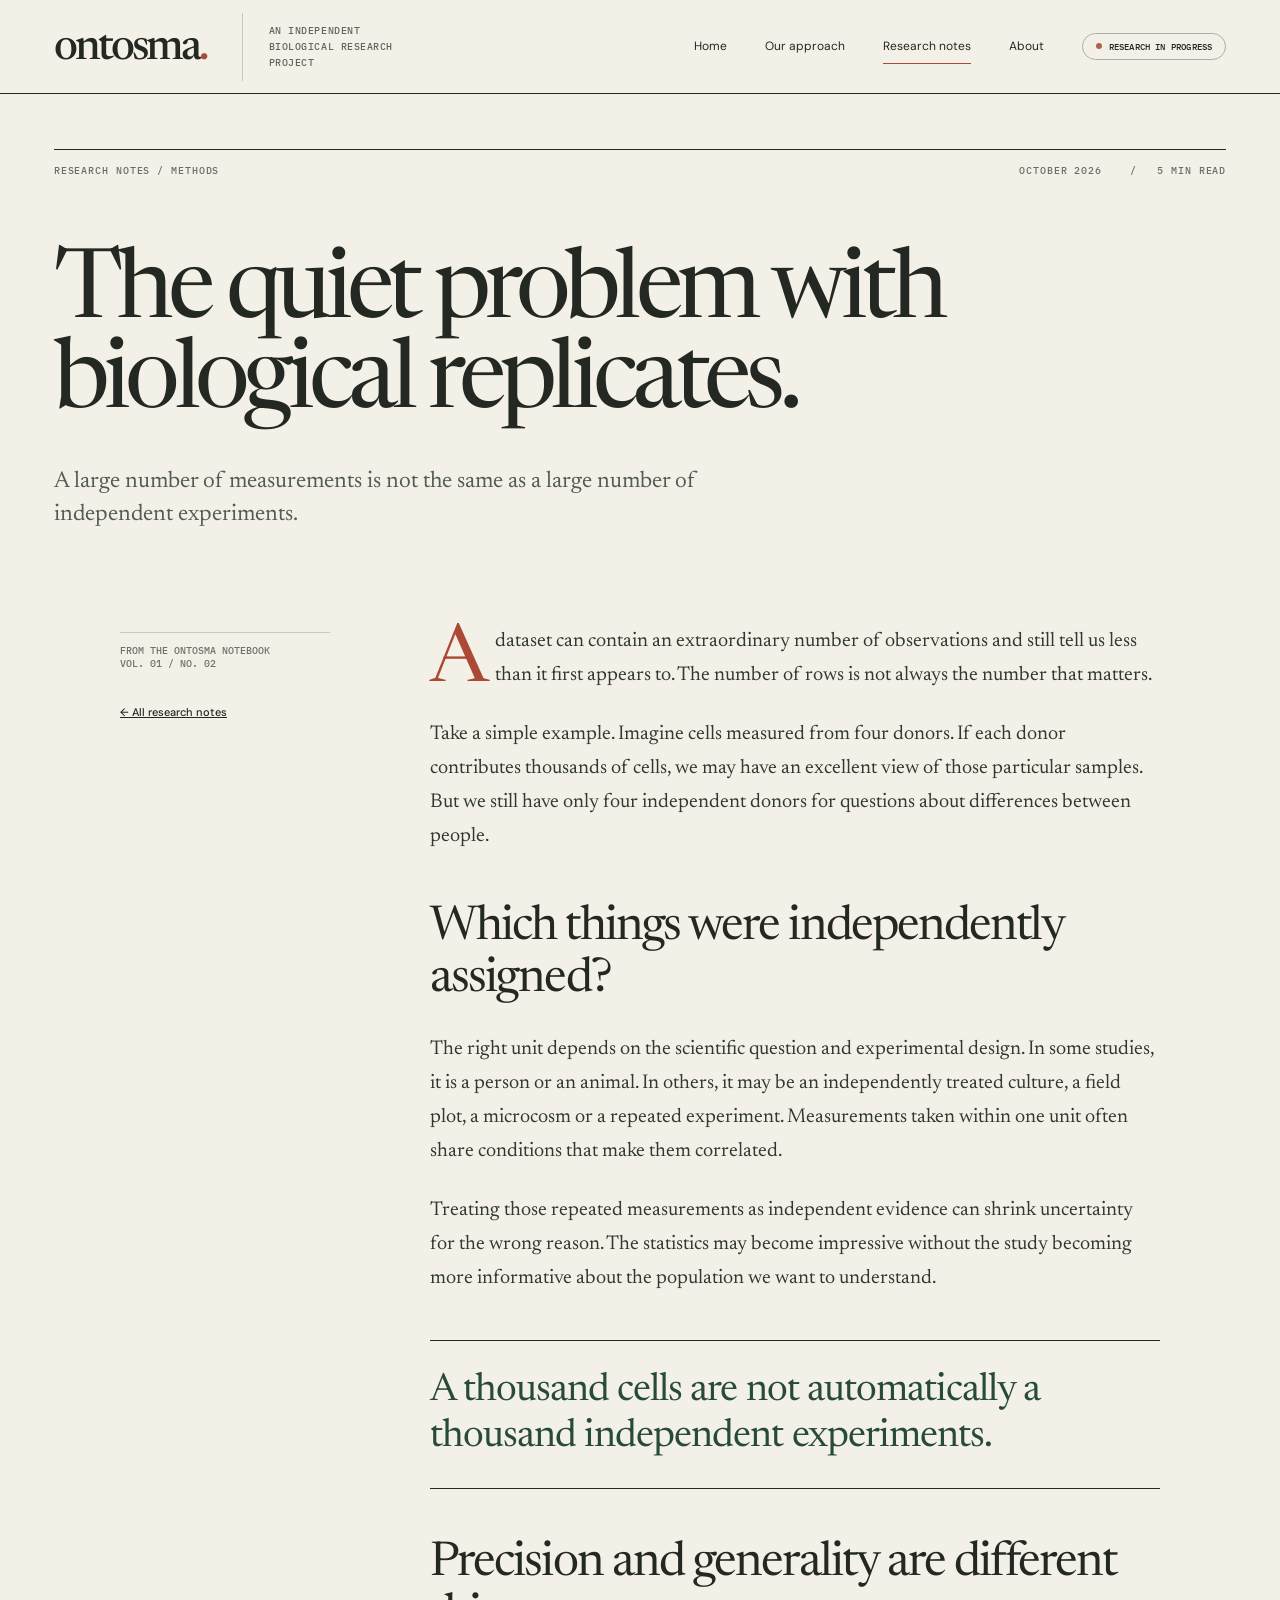
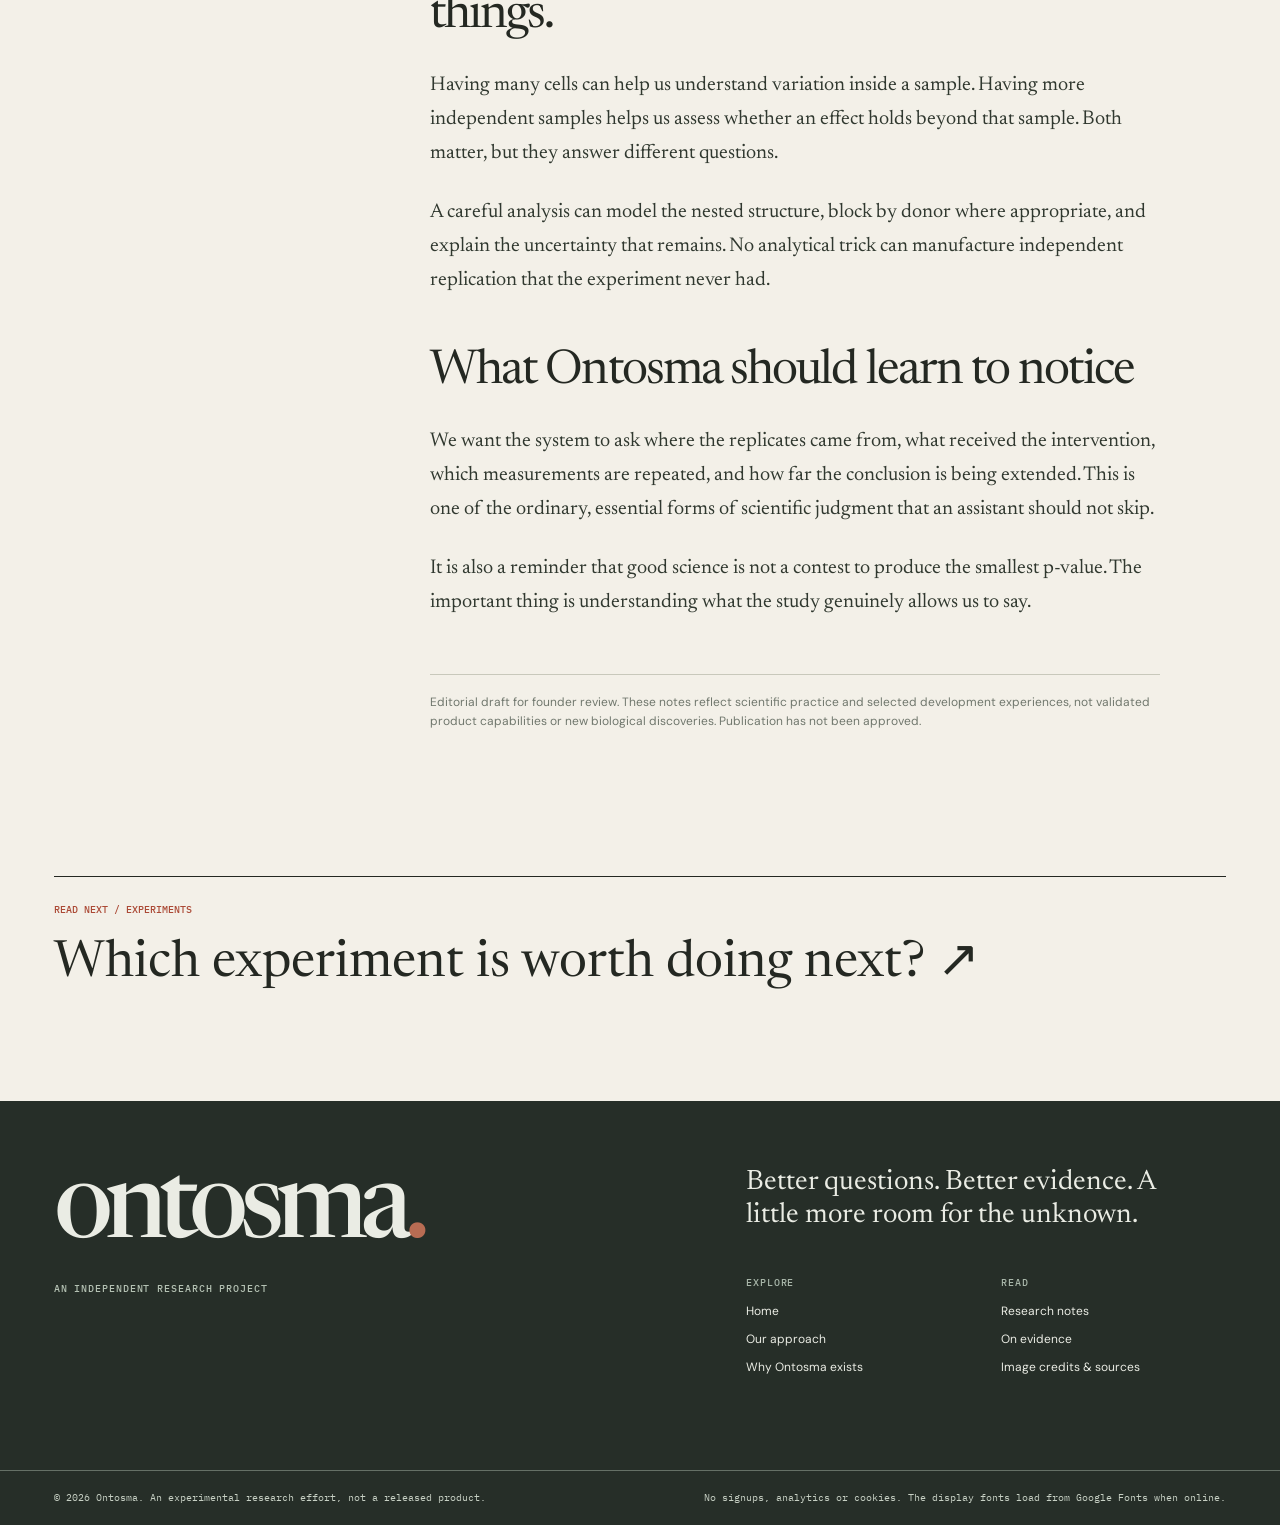
<file: notes/replicates.html>
<!doctype html><html lang="en"><head><meta charset="utf-8"><meta name="viewport" content="width=device-width, initial-scale=1"><meta name="theme-color" content="#f3f0e8"><meta name="description" content="Ontosma is an independent research project exploring better scientific reasoning in biology."><link rel="icon" href="../assets/favicon.svg" type="image/svg+xml"><link rel="stylesheet" href="../styles.css"><script defer src="../script.js"></script><title>Ontosma | Independent biological research</title></head><body><a href="#main" class="skip-link">Skip to content</a><header class="site-header"><div class="container head-content"><a href="../index.html" class="logo" aria-label="Ontosma home">ontosma<span class="dot">.</span></a><span class="head-descriptor">An independent biological research project</span><nav class="desktop-nav" aria-label="Main navigation"><a class="" href="../index.html">Home</a><a class="" href="../approach.html">Our approach</a><a class="active" href="../notes/index.html">Research notes</a><a class="" href="../about.html">About</a><span class="availability">Research in progress</span></nav><button class="menu-toggle" type="button" aria-controls="mobileNav" aria-expanded="false" data-menu-toggle>Menu +</button></div><nav class="mobile-nav" id="mobileNav" aria-label="Mobile navigation" data-mobile-nav><a class="" href="../index.html">Home</a><a class="" href="../approach.html">Our approach</a><a class="active" href="../notes/index.html">Research notes</a><a class="" href="../about.html">About</a></nav></header><main id="main"><article><header class="article-head container"><div class="headrule eyebrow"><span>Research notes / Methods</span><span>October 2026 &nbsp;&nbsp; / &nbsp; 5 min read</span></div><h1>The quiet problem with biological replicates.</h1><p class="deck">A large number of measurements is not the same as a large number of independent experiments.</p></header><div class="article-body container"><aside class="article-aside"><div class="aside-line">From the Ontosma notebook<br>Vol. 01 / No. 02</div><a href="index.html">← All research notes</a></aside><div class="prose"><p class="first">A dataset can contain an extraordinary number of observations and still tell us less than it first appears to. The number of rows is not always the number that matters.</p><p class="">Take a simple example. Imagine cells measured from four donors. If each donor contributes thousands of cells, we may have an excellent view of those particular samples. But we still have only four independent donors for questions about differences between people.</p><h2>Which things were independently assigned?</h2><p class="">The right unit depends on the scientific question and experimental design. In some studies, it is a person or an animal. In others, it may be an independently treated culture, a field plot, a microcosm or a repeated experiment. Measurements taken within one unit often share conditions that make them correlated.</p><p class="">Treating those repeated measurements as independent evidence can shrink uncertainty for the wrong reason. The statistics may become impressive without the study becoming more informative about the population we want to understand.</p><blockquote>A thousand cells are not automatically a thousand independent experiments.</blockquote><h2>Precision and generality are different things.</h2><p class="">Having many cells can help us understand variation inside a sample. Having more independent samples helps us assess whether an effect holds beyond that sample. Both matter, but they answer different questions.</p><p class="">A careful analysis can model the nested structure, block by donor where appropriate, and explain the uncertainty that remains. No analytical trick can manufacture independent replication that the experiment never had.</p><h2>What Ontosma should learn to notice</h2><p class="">We want the system to ask where the replicates came from, what received the intervention, which measurements are repeated, and how far the conclusion is being extended. This is one of the ordinary, essential forms of scientific judgment that an assistant should not skip.</p><p class="">It is also a reminder that good science is not a contest to produce the smallest p-value. The important thing is understanding what the study genuinely allows us to say.</p><p class="endnote">Editorial draft for founder review. These notes reflect scientific practice and selected development experiences, not validated product capabilities or new biological discoveries. Publication has not been approved.</p></div></div></article><section class="article-bottom container"><a class="next" href="experiments.html"><span>Read next / Experiments</span><strong>Which experiment is worth doing next? ↗</strong></a></section></main><footer class="footer"><div class="container footer-upper"><div><div class="footer-logo">ontosma<span>.</span></div><p class="smallcap" style="color:#b4c1b3;margin-top:20px">An independent research project</p></div><div><p class="footer-sentence">Better questions. Better evidence. A little more room for the unknown.</p><div class="footer-nav"><div><span class="smallcap" style="color:#a8b6a9">Explore</span><a href="../index.html">Home</a><a href="../approach.html">Our approach</a><a href="../about.html">Why Ontosma exists</a></div><div><span class="smallcap" style="color:#a8b6a9">Read</span><a href="../notes/index.html">Research notes</a><a href="../notes/citations.html">On evidence</a><a href="../sources.html">Image credits &amp; sources</a></div></div></div></div><div class="container footer-bottom"><span>© 2026 Ontosma. An experimental research effort, not a released product.</span><span>No signups, analytics or cookies. The display fonts load from Google Fonts when online.</span></div></footer></body></html>
</file>
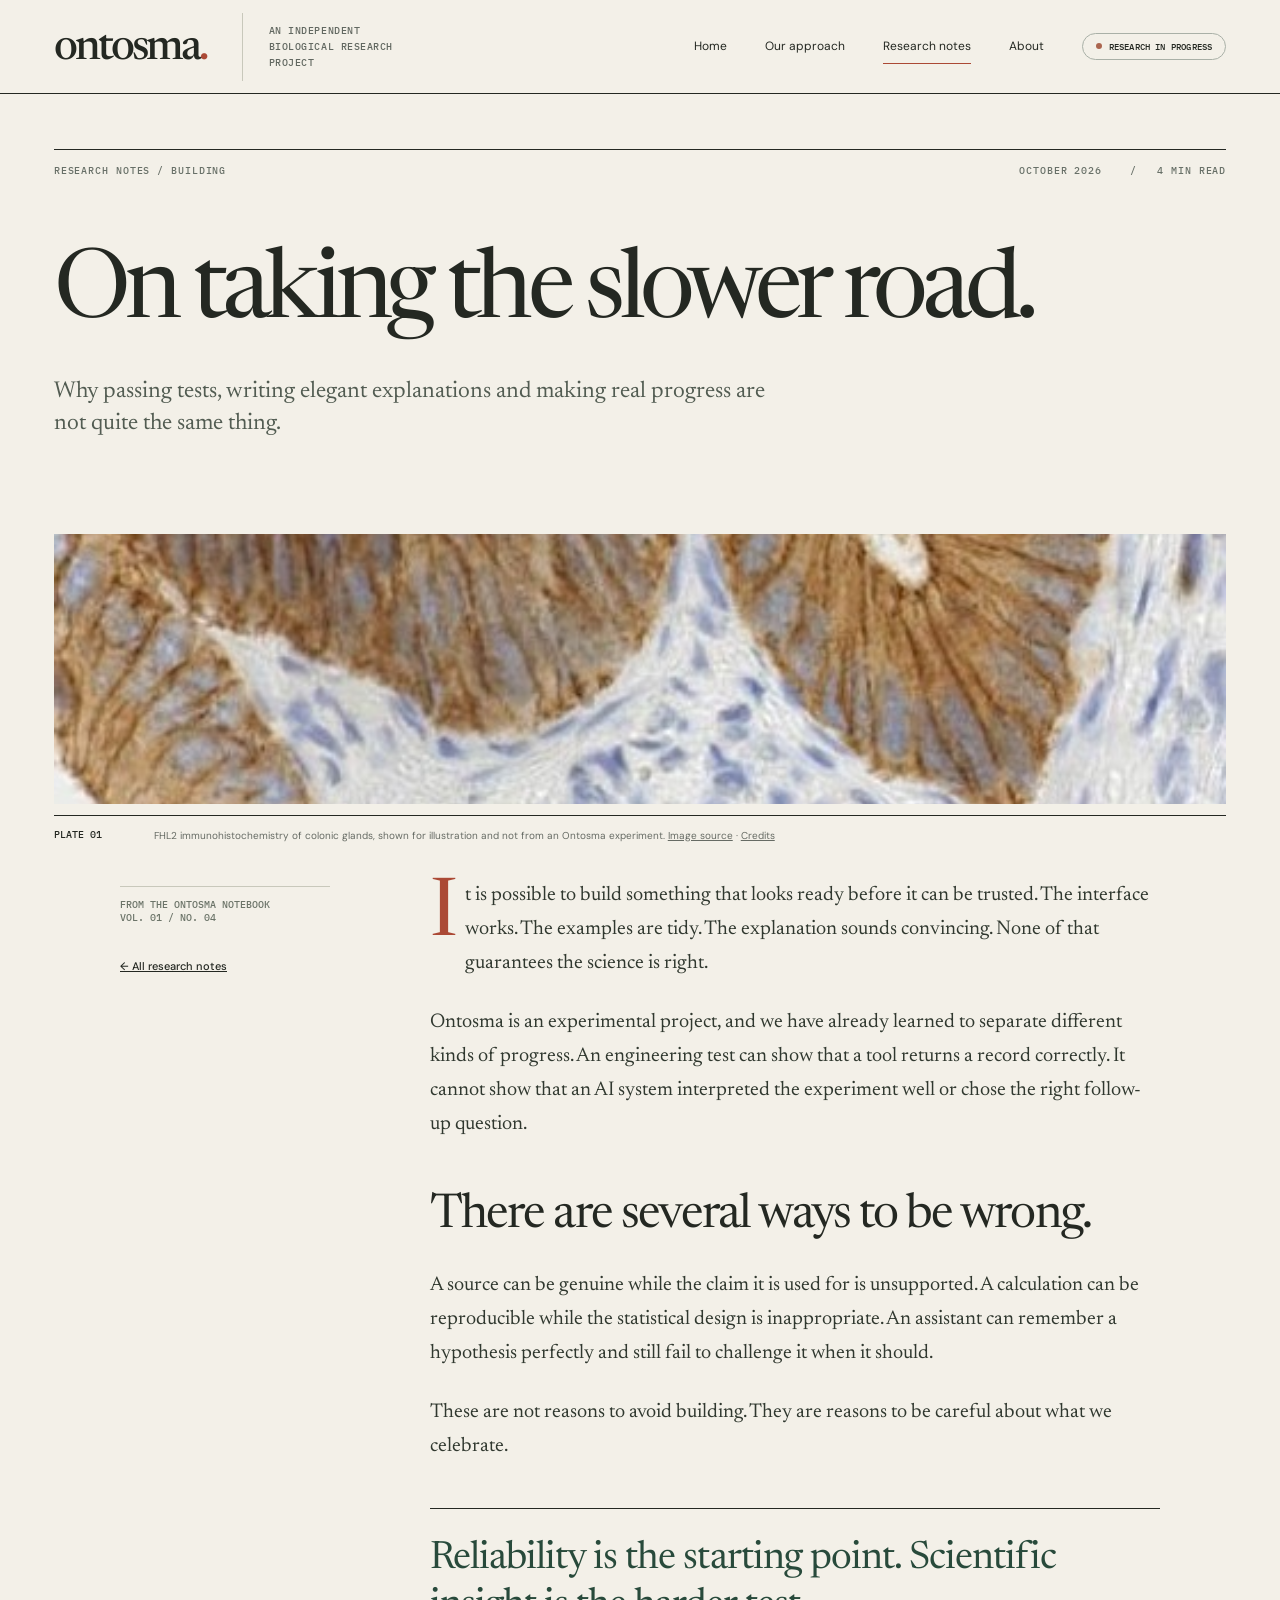
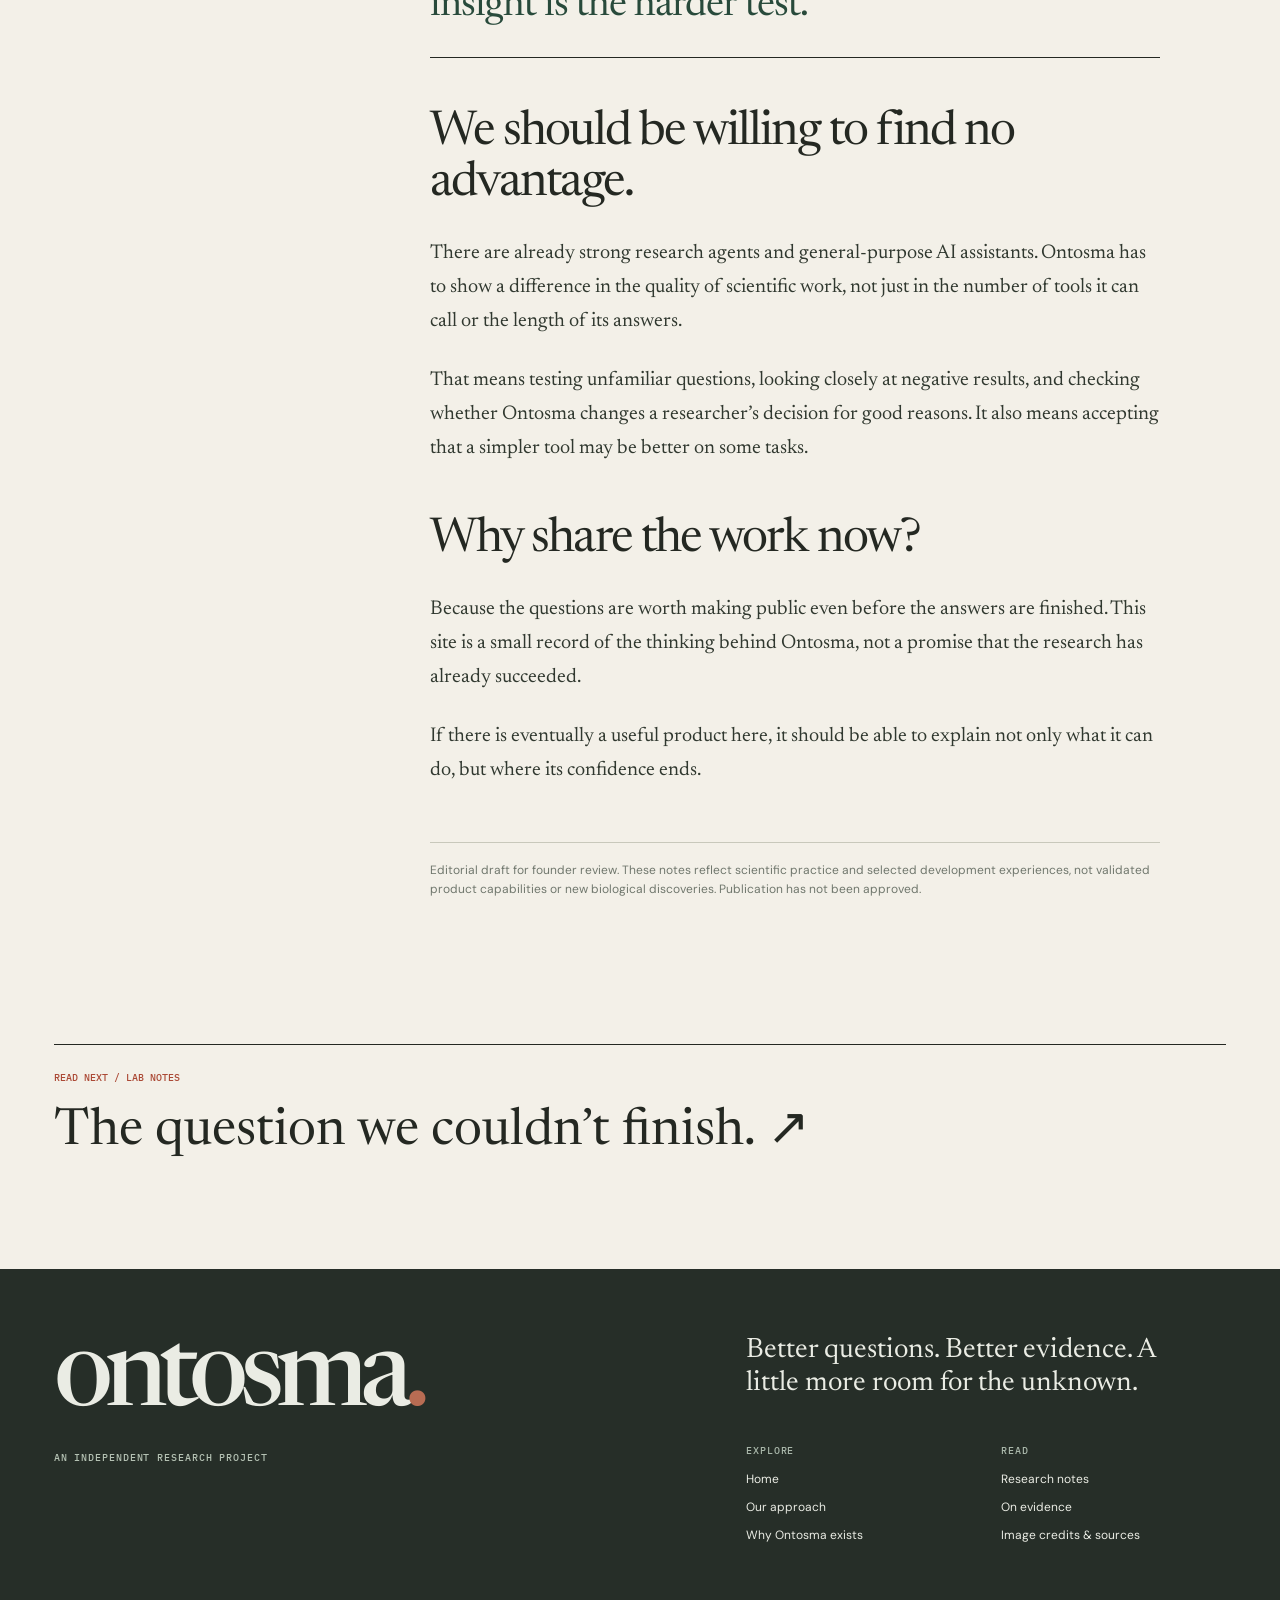
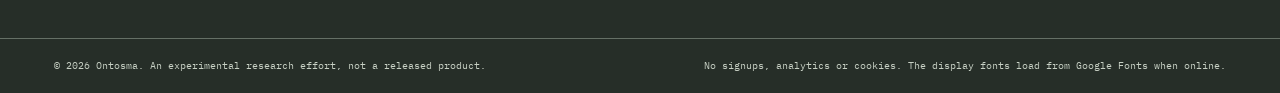
<file: notes/slow-science.html>
<!doctype html><html lang="en"><head><meta charset="utf-8"><meta name="viewport" content="width=device-width, initial-scale=1"><meta name="theme-color" content="#f3f0e8"><meta name="description" content="Ontosma is an independent research project exploring better scientific reasoning in biology."><link rel="icon" href="../assets/favicon.svg" type="image/svg+xml"><link rel="stylesheet" href="../styles.css"><script defer src="../script.js"></script><title>Ontosma | Independent biological research</title></head><body><a href="#main" class="skip-link">Skip to content</a><header class="site-header"><div class="container head-content"><a href="../index.html" class="logo" aria-label="Ontosma home">ontosma<span class="dot">.</span></a><span class="head-descriptor">An independent biological research project</span><nav class="desktop-nav" aria-label="Main navigation"><a class="" href="../index.html">Home</a><a class="" href="../approach.html">Our approach</a><a class="active" href="../notes/index.html">Research notes</a><a class="" href="../about.html">About</a><span class="availability">Research in progress</span></nav><button class="menu-toggle" type="button" aria-controls="mobileNav" aria-expanded="false" data-menu-toggle>Menu +</button></div><nav class="mobile-nav" id="mobileNav" aria-label="Mobile navigation" data-mobile-nav><a class="" href="../index.html">Home</a><a class="" href="../approach.html">Our approach</a><a class="active" href="../notes/index.html">Research notes</a><a class="" href="../about.html">About</a></nav></header><main id="main"><article><header class="article-head container"><div class="headrule eyebrow"><span>Research notes / Building</span><span>October 2026 &nbsp;&nbsp; / &nbsp; 4 min read</span></div><h1>On taking the slower road.</h1><p class="deck">Why passing tests, writing elegant explanations and making real progress are not quite the same thing.</p></header><div class="container" style="padding-bottom:35px"><img src="../assets/colonic-tissue.jpg" alt="Detail of an actual histology image" style="width:100%;height:270px;object-fit:cover;object-position:50% 44%" width="512" height="512"><div class="image-caption"><span class="index">PLATE 01</span><span>FHL2 immunohistochemistry of colonic glands, shown for illustration and not from an Ontosma experiment. <a href="https://scikit-image.org/docs/stable/api/skimage.data.html#skimage.data.immunohistochemistry" target="_blank" rel="noopener noreferrer">Image source</a> · <a href="../sources.html">Credits</a></span></div></div><div class="article-body container"><aside class="article-aside"><div class="aside-line">From the Ontosma notebook<br>Vol. 01 / No. 04</div><a href="index.html">← All research notes</a></aside><div class="prose"><p class="first">It is possible to build something that looks ready before it can be trusted. The interface works. The examples are tidy. The explanation sounds convincing. None of that guarantees the science is right.</p><p class="">Ontosma is an experimental project, and we have already learned to separate different kinds of progress. An engineering test can show that a tool returns a record correctly. It cannot show that an AI system interpreted the experiment well or chose the right follow-up question.</p><h2>There are several ways to be wrong.</h2><p class="">A source can be genuine while the claim it is used for is unsupported. A calculation can be reproducible while the statistical design is inappropriate. An assistant can remember a hypothesis perfectly and still fail to challenge it when it should.</p><p class="">These are not reasons to avoid building. They are reasons to be careful about what we celebrate.</p><blockquote>Reliability is the starting point. Scientific insight is the harder test.</blockquote><h2>We should be willing to find no advantage.</h2><p class="">There are already strong research agents and general-purpose AI assistants. Ontosma has to show a difference in the quality of scientific work, not just in the number of tools it can call or the length of its answers.</p><p class="">That means testing unfamiliar questions, looking closely at negative results, and checking whether Ontosma changes a researcher’s decision for good reasons. It also means accepting that a simpler tool may be better on some tasks.</p><h2>Why share the work now?</h2><p class="">Because the questions are worth making public even before the answers are finished. This site is a small record of the thinking behind Ontosma, not a promise that the research has already succeeded.</p><p class="">If there is eventually a useful product here, it should be able to explain not only what it can do, but where its confidence ends.</p><p class="endnote">Editorial draft for founder review. These notes reflect scientific practice and selected development experiences, not validated product capabilities or new biological discoveries. Publication has not been approved.</p></div></div></article><section class="article-bottom container"><a class="next" href="unfinished-question.html"><span>Read next / Lab notes</span><strong>The question we couldn’t finish. ↗</strong></a></section></main><footer class="footer"><div class="container footer-upper"><div><div class="footer-logo">ontosma<span>.</span></div><p class="smallcap" style="color:#b4c1b3;margin-top:20px">An independent research project</p></div><div><p class="footer-sentence">Better questions. Better evidence. A little more room for the unknown.</p><div class="footer-nav"><div><span class="smallcap" style="color:#a8b6a9">Explore</span><a href="../index.html">Home</a><a href="../approach.html">Our approach</a><a href="../about.html">Why Ontosma exists</a></div><div><span class="smallcap" style="color:#a8b6a9">Read</span><a href="../notes/index.html">Research notes</a><a href="../notes/citations.html">On evidence</a><a href="../sources.html">Image credits &amp; sources</a></div></div></div></div><div class="container footer-bottom"><span>© 2026 Ontosma. An experimental research effort, not a released product.</span><span>No signups, analytics or cookies. The display fonts load from Google Fonts when online.</span></div></footer></body></html>
</file>
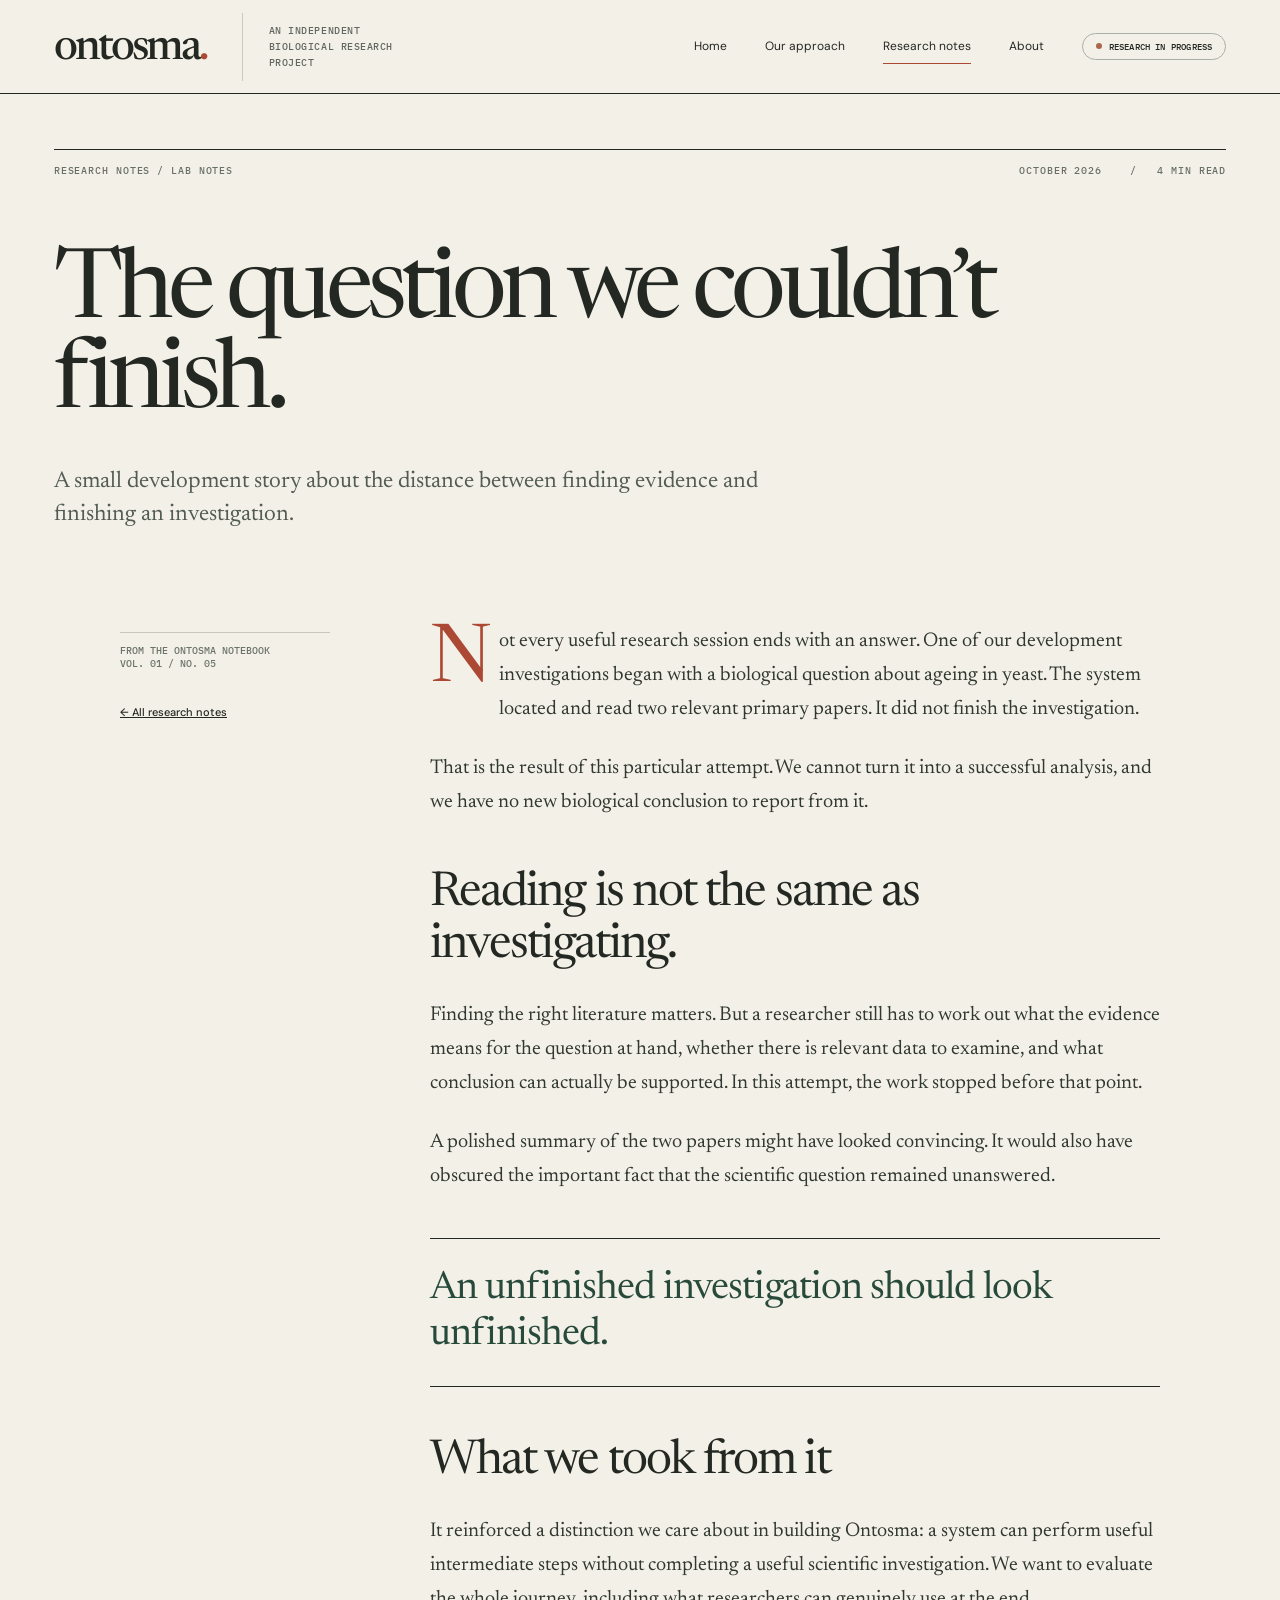
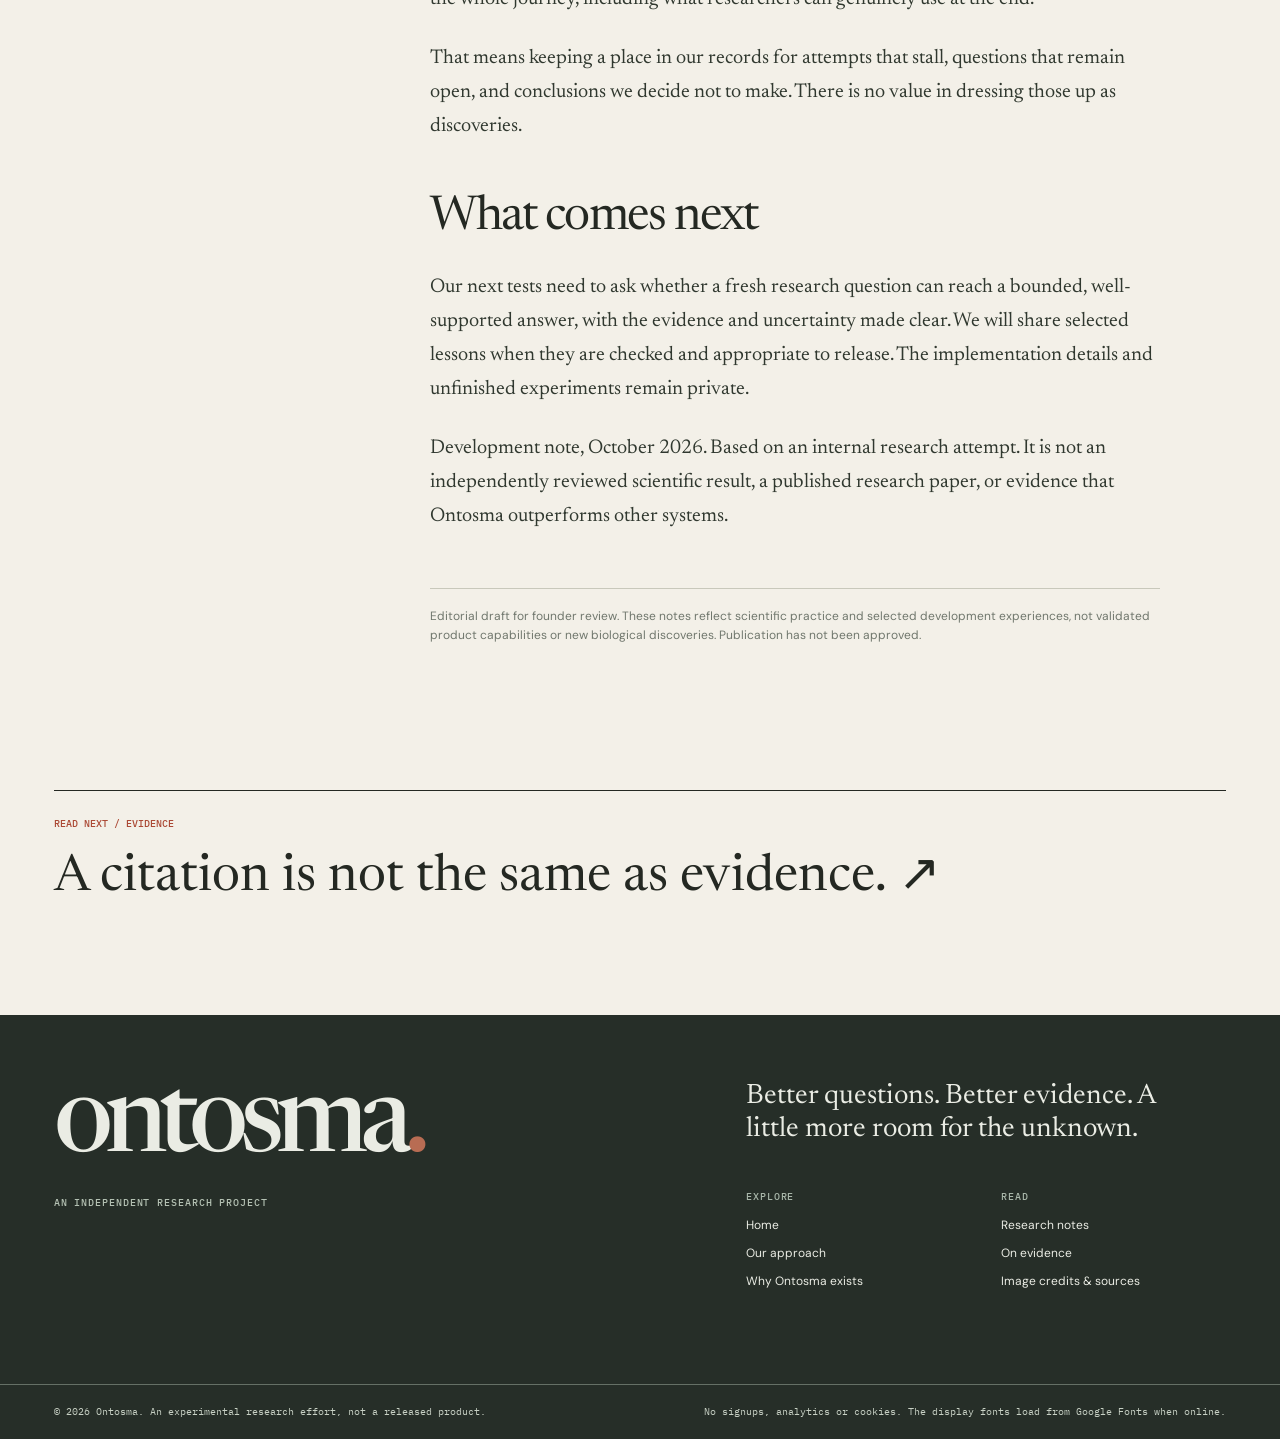
<file: notes/unfinished-question.html>
<!doctype html><html lang="en"><head><meta charset="utf-8"><meta name="viewport" content="width=device-width, initial-scale=1"><meta name="theme-color" content="#f3f0e8"><meta name="description" content="Ontosma is an independent research project exploring better scientific reasoning in biology."><link rel="icon" href="../assets/favicon.svg" type="image/svg+xml"><link rel="stylesheet" href="../styles.css"><script defer src="../script.js"></script><title>Ontosma | Independent biological research</title></head><body><a href="#main" class="skip-link">Skip to content</a><header class="site-header"><div class="container head-content"><a href="../index.html" class="logo" aria-label="Ontosma home">ontosma<span class="dot">.</span></a><span class="head-descriptor">An independent biological research project</span><nav class="desktop-nav" aria-label="Main navigation"><a class="" href="../index.html">Home</a><a class="" href="../approach.html">Our approach</a><a class="active" href="../notes/index.html">Research notes</a><a class="" href="../about.html">About</a><span class="availability">Research in progress</span></nav><button class="menu-toggle" type="button" aria-controls="mobileNav" aria-expanded="false" data-menu-toggle>Menu +</button></div><nav class="mobile-nav" id="mobileNav" aria-label="Mobile navigation" data-mobile-nav><a class="" href="../index.html">Home</a><a class="" href="../approach.html">Our approach</a><a class="active" href="../notes/index.html">Research notes</a><a class="" href="../about.html">About</a></nav></header><main id="main"><article><header class="article-head container"><div class="headrule eyebrow"><span>Research notes / Lab notes</span><span>October 2026 &nbsp;&nbsp; / &nbsp; 4 min read</span></div><h1>The question we couldn’t finish.</h1><p class="deck">A small development story about the distance between finding evidence and finishing an investigation.</p></header><div class="article-body container"><aside class="article-aside"><div class="aside-line">From the Ontosma notebook<br>Vol. 01 / No. 05</div><a href="index.html">← All research notes</a></aside><div class="prose"><p class="first">Not every useful research session ends with an answer. One of our development investigations began with a biological question about ageing in yeast. The system located and read two relevant primary papers. It did not finish the investigation.</p><p class="">That is the result of this particular attempt. We cannot turn it into a successful analysis, and we have no new biological conclusion to report from it.</p><h2>Reading is not the same as investigating.</h2><p class="">Finding the right literature matters. But a researcher still has to work out what the evidence means for the question at hand, whether there is relevant data to examine, and what conclusion can actually be supported. In this attempt, the work stopped before that point.</p><p class="">A polished summary of the two papers might have looked convincing. It would also have obscured the important fact that the scientific question remained unanswered.</p><blockquote>An unfinished investigation should look unfinished.</blockquote><h2>What we took from it</h2><p class="">It reinforced a distinction we care about in building Ontosma: a system can perform useful intermediate steps without completing a useful scientific investigation. We want to evaluate the whole journey, including what researchers can genuinely use at the end.</p><p class="">That means keeping a place in our records for attempts that stall, questions that remain open, and conclusions we decide not to make. There is no value in dressing those up as discoveries.</p><h2>What comes next</h2><p class="">Our next tests need to ask whether a fresh research question can reach a bounded, well-supported answer, with the evidence and uncertainty made clear. We will share selected lessons when they are checked and appropriate to release. The implementation details and unfinished experiments remain private.</p><p class="">Development note, October 2026. Based on an internal research attempt. It is not an independently reviewed scientific result, a published research paper, or evidence that Ontosma outperforms other systems.</p><p class="endnote">Editorial draft for founder review. These notes reflect scientific practice and selected development experiences, not validated product capabilities or new biological discoveries. Publication has not been approved.</p></div></div></article><section class="article-bottom container"><a class="next" href="citations.html"><span>Read next / Evidence</span><strong>A citation is not the same as evidence. ↗</strong></a></section></main><footer class="footer"><div class="container footer-upper"><div><div class="footer-logo">ontosma<span>.</span></div><p class="smallcap" style="color:#b4c1b3;margin-top:20px">An independent research project</p></div><div><p class="footer-sentence">Better questions. Better evidence. A little more room for the unknown.</p><div class="footer-nav"><div><span class="smallcap" style="color:#a8b6a9">Explore</span><a href="../index.html">Home</a><a href="../approach.html">Our approach</a><a href="../about.html">Why Ontosma exists</a></div><div><span class="smallcap" style="color:#a8b6a9">Read</span><a href="../notes/index.html">Research notes</a><a href="../notes/citations.html">On evidence</a><a href="../sources.html">Image credits &amp; sources</a></div></div></div></div><div class="container footer-bottom"><span>© 2026 Ontosma. An experimental research effort, not a released product.</span><span>No signups, analytics or cookies. The display fonts load from Google Fonts when online.</span></div></footer></body></html>
</file>
<file: styles.css>
@import url('https://fonts.googleapis.com/css2?family=DM+Sans:wght@400;500;600;700&family=Newsreader:opsz,wght@6..72,300;6..72,400;6..72,500;6..72,600;6..72,700&family=IBM+Plex+Mono:wght@400;500&display=swap');
:root{--paper:#f3f0e8;--warm:#ebe6da;--ink:#242822;--muted:#687068;--line:#c8c8bb;--rust:#ab4935;--moss:#284a3b;--softgreen:#e0e7df;--serif:'Newsreader','Iowan Old Style',Georgia,serif;--sans:'DM Sans',Arial,sans-serif;--mono:'IBM Plex Mono','Courier New',monospace;--gutter:clamp(21px,4.2vw,72px);--max:1680px}
*{box-sizing:border-box}html{scroll-behavior:smooth}body{margin:0;background:var(--paper);color:var(--ink);font-family:var(--sans);-webkit-font-smoothing:antialiased}::selection{background:#d6c7ad;color:#252a21}a{color:inherit}img{max-width:100%;display:block}button{font:inherit}.container{width:min(100%,var(--max));margin:0 auto;padding-inline:var(--gutter)}.skip-link{position:absolute;left:20px;top:-80px;background:#fff;padding:12px;z-index:1000}.skip-link:focus{top:15px}h1,h2,h3,h4,p,blockquote,figure{margin-top:0}p{line-height:1.65}.eyebrow,.smallcap,.label,.folio,.dateline{font:500 10px/1.6 var(--mono);letter-spacing:.09em;text-transform:uppercase}.eyebrow{color:var(--muted)}.accent{color:var(--rust)}
.site-header{position:relative;z-index:20;border-bottom:1px solid var(--ink);background:var(--paper)}.head-content{min-height:93px;display:flex;align-items:center;gap:35px}.logo{font:500 44px/.9 var(--serif);letter-spacing:-2.9px;text-decoration:none;padding-top:6px}.logo .dot{color:var(--rust)}.head-descriptor{border-left:1px solid var(--line);padding:10px 0 10px 26px;max-width:170px;line-height:1.5;color:#626861;font:500 10px/1.6 var(--mono);text-transform:uppercase;letter-spacing:.055em}.desktop-nav{margin-left:auto;display:flex;gap:38px;align-items:center;font-size:12px}.desktop-nav a{padding:9px 0;text-decoration:none;border-bottom:1px solid transparent}.desktop-nav a:hover,.desktop-nav a.active{border-color:var(--rust)}.availability{border:1px solid #a9b0a7;border-radius:100px;padding:8px 13px;font:500 9px/1 var(--mono);letter-spacing:.02em;text-transform:uppercase;white-space:nowrap}.availability:before{content:'';display:inline-block;width:6px;height:6px;background:#ab654f;border-radius:50%;vertical-align:1px;margin-right:7px}.menu-toggle{display:none;border:0;background:transparent;padding:12px;font:500 13px var(--sans);cursor:pointer}.mobile-nav{display:none}
.hero{padding-top:69px;padding-bottom:88px;display:grid;grid-template-columns:1.05fr .9fr;gap:clamp(40px,6vw,110px);align-items:stretch}.hero-topline{display:flex;justify-content:space-between;gap:16px;border-top:1px solid var(--ink);padding-top:12px;color:#525851}.hero-left{display:flex;flex-direction:column}.hero h1{font:400 clamp(68px,7.3vw,130px)/.89 var(--serif);letter-spacing:-.062em;margin:70px 0 36px;max-width:850px}.hero h1 em{font-style:italic;font-weight:300}.hero-intro{font:400 clamp(20px,2.05vw,31px)/1.28 var(--serif);letter-spacing:-.012em;max-width:650px;margin-bottom:17px}.hero-sub{max-width:565px;font-size:13.5px;line-height:1.85;color:#60645c;margin:0 0 36px}.text-link{width:fit-content;text-decoration:none;border-bottom:1px solid var(--ink);padding-bottom:7px;display:inline-flex;gap:34px;align-items:center;font:600 12px var(--sans)}.text-link .arrow{font-size:17px;transition:transform .2s}.text-link:hover .arrow{transform:translate(4px,-3px)}.hero-art{padding-top:27px}.hero-art-image{width:100%;height:min(44.5vw,695px);min-height:510px;max-height:695px;object-fit:cover;object-position:52% 42%;background:#ddd3c5}.image-caption{border-top:1px solid var(--ink);display:grid;grid-template-columns:88px 1fr;gap:12px;padding-top:12px;margin-top:11px;font:400 10px/1.55 var(--sans);color:#666b64}.image-caption .index{font:500 10px var(--mono);color:var(--ink)}
.ticker{border-block:1px solid var(--ink);background:var(--moss);color:#f0efe5}.ticker-inner{min-height:49px;display:flex;justify-content:space-between;align-items:center;gap:20px;font:500 10px var(--mono);letter-spacing:.06em;text-transform:uppercase}.ticker .slash{color:#97b2a4}
.section-pad{padding-top:120px;padding-bottom:125px}.section-bar{display:grid;grid-template-columns:140px 1fr;gap:50px;border-top:1px solid var(--ink);padding-top:16px}.section-bar .index{font:500 10px var(--mono);color:var(--rust)}.section-bar .name{font:500 10px var(--mono);letter-spacing:.06em;text-transform:uppercase;color:#565c52}.intro-section .section-main{margin-left:190px;max-width:1190px}.section-heading{font:400 clamp(55px,5.3vw,93px)/.99 var(--serif);letter-spacing:-.048em}.section-heading em{font-weight:300}.intro-section .section-heading{max-width:1000px;margin:35px 0 38px}.intro-bottom{display:grid;grid-template-columns:.9fr .9fr;gap:10%;max-width:1100px}.intro-bottom .big-copy{font:400 26px/1.31 var(--serif)}.intro-bottom p:not(.big-copy){font-size:14px;color:#5d645b;line-height:1.88}
.paper-band{background:#e6e6dc;border-block:1px solid var(--line);padding:75px 0}.paper-band-inner{display:grid;grid-template-columns:1fr 1.75fr;gap:12%;align-items:start}.paper-band .label{color:var(--rust)}.paper-band blockquote{font:400 clamp(30px,3.6vw,61px)/1.05 var(--serif);letter-spacing:-.033em;max-width:970px;margin:0}.paper-band blockquote em{font-weight:300}
.approach{background:var(--paper)}.approach-grid{display:grid;grid-template-columns:36% 1fr;column-gap:11%}.approach-title .section-heading{margin:30px 0 15px}.approach-title p{max-width:390px;font:400 14px/1.8 var(--sans);color:#61675f}.principles{margin-top:100px}.principle{display:grid;grid-template-columns:80px 1fr;gap:24px;border-top:1px solid var(--line);padding:23px 0 30px}.principle:last-child{border-bottom:1px solid var(--line)}.principle-no{font:500 11px var(--mono);color:var(--rust);padding-top:9px}.principle h3{font:400 clamp(29px,2.7vw,43px)/1.05 var(--serif);letter-spacing:-.02em;margin:0 0 13px}.principle p{font:400 13px/1.8 var(--sans);color:#5f675e;max-width:520px;margin:0}
.fieldnote{background:var(--moss);color:#f3f0e8;min-height:520px;position:relative;overflow:hidden}.fieldnote-inner{display:grid;grid-template-columns:1fr .9fr;gap:8%;min-height:520px}.fieldnote-copy{padding:73px 0 80px}.fieldnote .smallcap{color:#b8c9ba}.fieldnote h2{font:400 clamp(52px,5.4vw,91px)/.97 var(--serif);letter-spacing:-.04em;margin:43px 0 24px}.fieldnote-copy p{font:400 15px/1.72 var(--sans);color:#cfdbce;max-width:570px}.fieldnote .text-link{margin-top:18px;border-color:#d6e4d8}.fieldnote-photo{position:relative;min-height:400px;margin-block:48px;overflow:hidden;background:#b88b78}.fieldnote-photo img{position:absolute;inset:0;width:100%;height:100%;object-fit:cover;object-position:center;transform:scale(1.52);transform-origin:center;opacity:.94;filter:saturate(.8) contrast(1.06)}.fieldnote-photo .photo-no a{color:inherit;text-decoration:underline;text-underline-offset:3px}.fieldnote-photo .photo-no{position:absolute;right:22px;bottom:20px;color:#fff;font:500 10px var(--mono);background:rgba(18,40,30,.55);padding:8px}
.notes-section .section-bar{margin-bottom:36px}.notes-head{display:flex;align-items:end;justify-content:space-between;gap:40px;margin:0 0 31px}.notes-head .section-heading{margin:0}.notes-head p{max-width:320px;color:#657068;font-size:13px;line-height:1.6}.note-grid{display:grid;grid-template-columns:repeat(3,1fr);gap:22px}.note-card{border-top:1px solid var(--ink);padding-top:12px;display:flex;flex-direction:column;min-height:370px;text-decoration:none;transition:color .15s}.note-card:hover h3{color:var(--rust)}.note-card .meta{display:flex;justify-content:space-between;gap:9px;color:#697067;font:500 10px/1.5 var(--mono);text-transform:uppercase}.note-card h3{font:400 clamp(32px,3.0vw,50px)/1.04 var(--serif);letter-spacing:-.035em;max-width:430px;margin:35px 0 15px;transition:color .2s}.note-card p{font:400 13px/1.75 var(--sans);max-width:360px;color:#5b615b;margin:0}.note-card .note-bottom{font:500 10px var(--mono);text-transform:uppercase;margin-top:auto;padding-top:35px;color:var(--rust)}.note-card--image{position:relative;overflow:hidden;min-height:430px;border:0;padding:0;color:#f7f2e6}.note-card--image:before{content:'';position:absolute;inset:0;background:linear-gradient(180deg,rgba(21,31,24,.3),rgba(10,24,17,.8));z-index:1}.note-card--image img{width:100%;height:100%;object-fit:cover;position:absolute;inset:0;filter:brightness(.9)}.note-card--image .card-content{position:relative;z-index:2;display:flex;flex-direction:column;height:100%;padding:24px}.note-card--image .meta,.note-card--image p,.note-card--image .note-bottom{color:#e6e9de}.note-card--image h3{margin-top:130px}.note-card--image:hover h3{color:#fff}.note-card--image .full-card-link{position:absolute;inset:0;z-index:3}.note-card--image .full-card-link:focus-visible{outline:3px solid #f3f0e8;outline-offset:-4px}.note-card--image .card-photo-credit{position:absolute;right:16px;top:15px;z-index:4;font:500 9px/1.5 var(--mono);letter-spacing:.02em;color:#f3f0e8;background:rgba(18,40,30,.78);padding:6px 9px}.note-card--image .card-photo-credit a{color:inherit;text-decoration:underline;text-underline-offset:2px}
.manifesto{background:var(--warm);border-block:1px solid var(--line)}.manifesto-grid{display:grid;grid-template-columns:.8fr 1.2fr;gap:12%}.manifesto .section-heading{margin:35px 0 23px}.manifesto-copy{padding-top:52px}.manifesto-copy p{font:400 17px/1.65 var(--serif);max-width:590px}.manifesto-copy .smaller{font:400 13px/1.8 var(--sans);color:#626960}.manifesto .text-link{margin-top:18px}
.footer{background:#262e28;color:#eaece4}.footer-upper{padding-top:65px;padding-bottom:95px;display:grid;grid-template-columns:1.1fr 1fr;gap:14%}.footer-logo{font:500 clamp(75px,8vw,130px)/.93 var(--serif);letter-spacing:-.08em}.footer-logo span{color:#b86c53}.footer-sentence{font:400 28px/1.18 var(--serif);max-width:420px}.footer-nav{display:grid;grid-template-columns:1fr 1fr;gap:30px;margin-top:38px}.footer-nav a{font:400 12px var(--sans);display:block;margin-top:12px;text-decoration:none}.footer-nav a:hover{text-decoration:underline}.footer-bottom{border-top:1px solid #657066;padding-block:18px;display:flex;justify-content:space-between;gap:20px;font:400 10px/1.8 var(--mono);color:#c7d0c4}.footer-bottom a{text-decoration:underline}
/* Editorial internal pages */
.subpage-intro{padding-top:64px;padding-bottom:80px}.subpage-heading{display:grid;grid-template-columns:1.2fr .55fr;gap:14%;align-items:end;margin-top:47px}.subpage-intro h1{font:400 clamp(70px,8.0vw,135px)/.9 var(--serif);letter-spacing:-.063em;margin:0}.subpage-intro h1 em{font-weight:300}.subpage-heading p{font:400 16px/1.65 var(--serif);color:#596158;margin:0 0 9px}.subpage-hero-image{display:block;width:100%;height:auto;max-height:none;object-fit:contain}.subpage-image-cap{padding-bottom:16px;border-bottom:1px solid var(--line)}.essay-layout{display:grid;grid-template-columns:minmax(170px, .28fr) 1fr;gap:9%;padding-top:95px;padding-bottom:140px}.essay-side{color:#637064}.essay-side p{font:400 11px/1.7 var(--mono);margin-top:18px;max-width:170px}.essay-body{max-width:900px}.essay-body h2{font:400 clamp(44px,4.3vw,72px)/1.05 var(--serif);letter-spacing:-.034em;margin:0 0 28px}.essay-body h3{font:400 35px/1.12 var(--serif);letter-spacing:-.02em;margin:55px 0 20px}.essay-body p{font:400 17px/1.8 var(--serif);color:#30372e;max-width:770px}.essay-body .intro{font:400 27px/1.42 var(--serif);color:var(--ink)}.essay-body .text-link{margin-top:24px}.essay-body blockquote{font:400 clamp(31px,3vw,48px)/1.22 var(--serif);border-left:2px solid var(--rust);padding-left:25px;margin:45px 0 50px;max-width:730px}.essay-body .fine{font:400 12px/1.7 var(--sans);color:#697066}.essay-body ol,.essay-body ul{padding-left:26px;font:400 16px/1.8 var(--serif)}.essay-body li{padding-bottom:12px}.split-rule{border-top:1px solid var(--line);margin:50px 0}.comparison{display:grid;grid-template-columns:1fr 1fr;gap:20px;border-top:1px solid var(--ink);border-bottom:1px solid var(--ink);padding:25px 0;margin:43px 0}.comparison h4{font:500 10px/1.4 var(--mono);text-transform:uppercase;color:var(--rust);letter-spacing:.045em}.comparison p{font:400 20px/1.45 var(--serif)}
/* Notes index */
.journal-hero{border-top:1px solid var(--ink);padding-top:16px;display:grid;grid-template-columns:1.1fr .65fr;gap:8%;margin-bottom:72px}.journal-hero h1{font:400 clamp(70px,8vw,136px)/.9 var(--serif);letter-spacing:-.06em;margin:50px 0 0}.journal-hero p{font:400 17px/1.7 var(--serif);align-self:end;max-width:430px}.journal-page{padding-top:66px;padding-bottom:130px}.filter-row{display:flex;gap:6px;flex-wrap:wrap;padding:18px 0 22px;border-block:1px solid var(--line);margin-bottom:32px}.filter{border:1px solid transparent;border-radius:0;background:transparent;padding:9px 17px;font:500 11px/1 var(--mono);text-transform:uppercase;cursor:pointer;color:#5b655a}.filter:hover{border-color:var(--line)}.filter.active{background:var(--moss);color:#f3f0e8}.journal-list{display:grid;grid-template-columns:repeat(2,1fr);gap:70px 40px}.journal-entry{border-bottom:1px solid var(--line);padding-bottom:30px;text-decoration:none;display:block}.journal-entry:hover h2{color:var(--rust)}.journal-entry .meta{display:flex;justify-content:space-between;gap:20px;font:500 10px var(--mono);color:#687168;text-transform:uppercase;padding-top:15px}.journal-entry h2{font:400 clamp(41px,4vw,62px)/1.01 var(--serif);letter-spacing:-.04em;margin:35px 0 17px;max-width:680px}.journal-entry p{font:400 13px/1.8 var(--sans);color:#5f685e;max-width:500px}.journal-entry img{width:100%;height:auto;aspect-ratio:1185 / 445;object-fit:contain}.journal-image-credit{display:block;margin-top:9px;font:500 9px/1.5 var(--mono);letter-spacing:.03em;color:#697168}.journal-image-credit a{text-decoration:underline;text-underline-offset:2px}.journal-entry-link{display:block;color:inherit;text-decoration:none}.journal-entry .read{display:block;font:500 10px var(--mono);color:var(--rust);margin-top:25px;text-transform:uppercase}.journal-entry[hidden]{display:none}
.article-head{padding-top:55px;padding-bottom:70px}.article-head .headrule{border-top:1px solid var(--ink);padding-top:13px;display:flex;justify-content:space-between;gap:16px}.article-head h1{font:400 clamp(70px,7.5vw,125px)/.94 var(--serif);letter-spacing:-.059em;max-width:1150px;margin:70px 0 37px}.article-head .deck{max-width:730px;font:400 23px/1.4 var(--serif);color:#525c52}.article-body{display:grid;grid-template-columns:210px minmax(0,730px);justify-content:center;gap:100px;padding-bottom:120px}.article-aside{padding-top:8px}.article-aside .aside-line{border-top:1px solid var(--line);padding-top:11px;font:500 10px var(--mono);text-transform:uppercase;color:#6c7469}.article-aside a{display:block;margin-top:35px;font:500 11px var(--sans)}.article-body .prose p{font:400 20px/1.7 var(--serif);color:#30382f;margin:0 0 25px}.article-body .prose p.first:first-letter{font:400 80px/.76 var(--serif);float:left;padding-right:7px;margin-top:8px;color:var(--rust)}.article-body .prose h2{font:400 48px/1.08 var(--serif);letter-spacing:-.04em;margin:50px 0 25px}.article-body .prose blockquote{font:400 39px/1.2 var(--serif);letter-spacing:-.025em;color:var(--moss);border-block:1px solid var(--ink);padding:27px 0;margin:45px 0}.article-body .prose .endnote{font:400 12px/1.6 var(--sans);color:#70776d;border-top:1px solid var(--line);margin-top:55px;padding-top:18px}.article-bottom{padding-bottom:85px}.article-bottom .next{display:block;border-top:1px solid var(--ink);padding:26px 0;text-decoration:none}.article-bottom .next span{display:block;font:500 10px var(--mono);margin-bottom:12px;text-transform:uppercase;color:var(--rust)}.article-bottom .next strong{font:400 clamp(35px,4vw,60px) var(--serif)}.article-bottom .next:hover strong{color:var(--rust)}
@media(max-width:1020px){.hero{grid-template-columns:1.05fr .95fr;gap:35px}.hero h1{font-size:clamp(62px,7vw,90px)}.hero-art-image{min-height:470px}.intro-section .section-main{margin-left:100px}.section-bar{grid-template-columns:70px 1fr;gap:30px}.approach-grid{gap:5%}.note-card h3{font-size:36px}.availability{display:none}.article-body{grid-template-columns:120px minmax(0,730px);gap:35px}}
@media(max-width:760px){:root{--gutter:23px}.head-content{min-height:77px;gap:15px}.logo{font-size:38px}.head-descriptor{font-size:9px;max-width:115px;padding-left:15px}.desktop-nav{display:none}.menu-toggle{display:block;margin-left:auto}.mobile-nav{display:none;position:absolute;top:77px;left:0;right:0;background:var(--paper);border-bottom:1px solid var(--ink);padding:12px var(--gutter) 24px;box-shadow:0 12px 18px rgba(0,0,0,.04)}.mobile-nav.open{display:flex;flex-direction:column}.mobile-nav a{padding:13px 0;text-decoration:none;font:400 20px var(--serif);border-bottom:1px solid var(--line)}.hero{padding-top:35px;padding-bottom:55px;grid-template-columns:1fr;gap:23px}.hero h1{font-size:clamp(67px,12.6vw,109px);margin:42px 0 27px}.hero-intro{font-size:25px}.hero-sub{font-size:13px;margin-bottom:25px}.hero-art{padding-top:20px}.hero-art-image{height:110vw;min-height:370px;max-height:550px}.ticker-inner{font-size:9px;flex-wrap:wrap;justify-content:center;text-align:center;row-gap:0;padding-block:11px}.ticker .slash{display:none}.ticker-inner span{width:100%}.section-pad{padding-top:77px;padding-bottom:79px}.section-bar{grid-template-columns:40px 1fr;gap:17px}.intro-section .section-main{margin-left:0}.section-heading{font-size:clamp(55px,10vw,78px)}.intro-section .section-heading{margin-top:42px}.intro-bottom{grid-template-columns:1fr;gap:12px}.intro-bottom .big-copy{font-size:24px}.paper-band{padding:48px 0}.paper-band-inner{grid-template-columns:1fr;gap:22px}.paper-band blockquote{font-size:42px}.approach-grid{grid-template-columns:1fr}.approach-title p{max-width:580px}.principles{margin-top:40px}.principle{grid-template-columns:50px 1fr;gap:10px}.principle h3{font-size:33px}.fieldnote-inner{grid-template-columns:1fr}.fieldnote-copy{padding:65px 0 37px}.fieldnote h2{font-size:66px;margin:30px 0 14px}.fieldnote-photo{min-height:350px;height:350px;margin:0 calc(-1 * var(--gutter))}.notes-head{display:block}.notes-head p{margin-top:18px}.note-grid{grid-template-columns:1fr;gap:23px}.note-card{min-height:290px}.note-card h3{font-size:46px;margin-top:26px}.note-card--image{min-height:430px}.note-card--image h3{margin-top:130px}.manifesto-grid,.footer-upper{grid-template-columns:1fr;gap:13px}.manifesto-copy{padding-top:4px}.manifesto .section-heading{margin-top:32px}.footer-upper{padding-top:52px;padding-bottom:57px}.footer-logo{font-size:100px}.footer-bottom{display:block}.footer-bottom span{display:block;margin:3px 0}.subpage-heading{grid-template-columns:1fr;gap:20px}.subpage-intro{padding-top:34px;padding-bottom:45px}.subpage-intro h1{font-size:clamp(72px,13vw,100px)}.subpage-heading p{font-size:19px}.subpage-hero-image{height:auto}.essay-layout{grid-template-columns:1fr;gap:20px;padding-top:62px;padding-bottom:85px}.essay-side{border-bottom:1px solid var(--line);padding-bottom:15px}.essay-side p{max-width:none}.essay-body h2{font-size:48px}.essay-body h3{font-size:35px}.essay-body p{font-size:16.5px}.essay-body .intro{font-size:25px}.comparison{grid-template-columns:1fr}.journal-page{padding-top:35px;padding-bottom:80px}.journal-hero{display:block;margin-bottom:40px}.journal-hero h1{margin:35px 0 15px;font-size:92px}.journal-hero p{font-size:17px}.journal-list{grid-template-columns:1fr;gap:35px}.journal-entry h2{font-size:48px}.journal-entry img{height:auto}.article-head{padding-top:29px;padding-bottom:55px}.article-head h1{font-size:clamp(68px,13vw,96px);margin:47px 0 25px}.article-head .deck{font-size:21px}.article-body{grid-template-columns:1fr;gap:23px;padding-bottom:66px}.article-aside{padding-top:0}.article-aside a{margin-top:10px}.article-body .prose p{font-size:19px}.article-body .prose h2{font-size:43px}.article-body .prose blockquote{font-size:33px}}
@media(prefers-reduced-motion:reduce){html{scroll-behavior:auto}*,*:before,*:after{animation-duration:.01ms!important;transition-duration:.01ms!important}}
</file>
